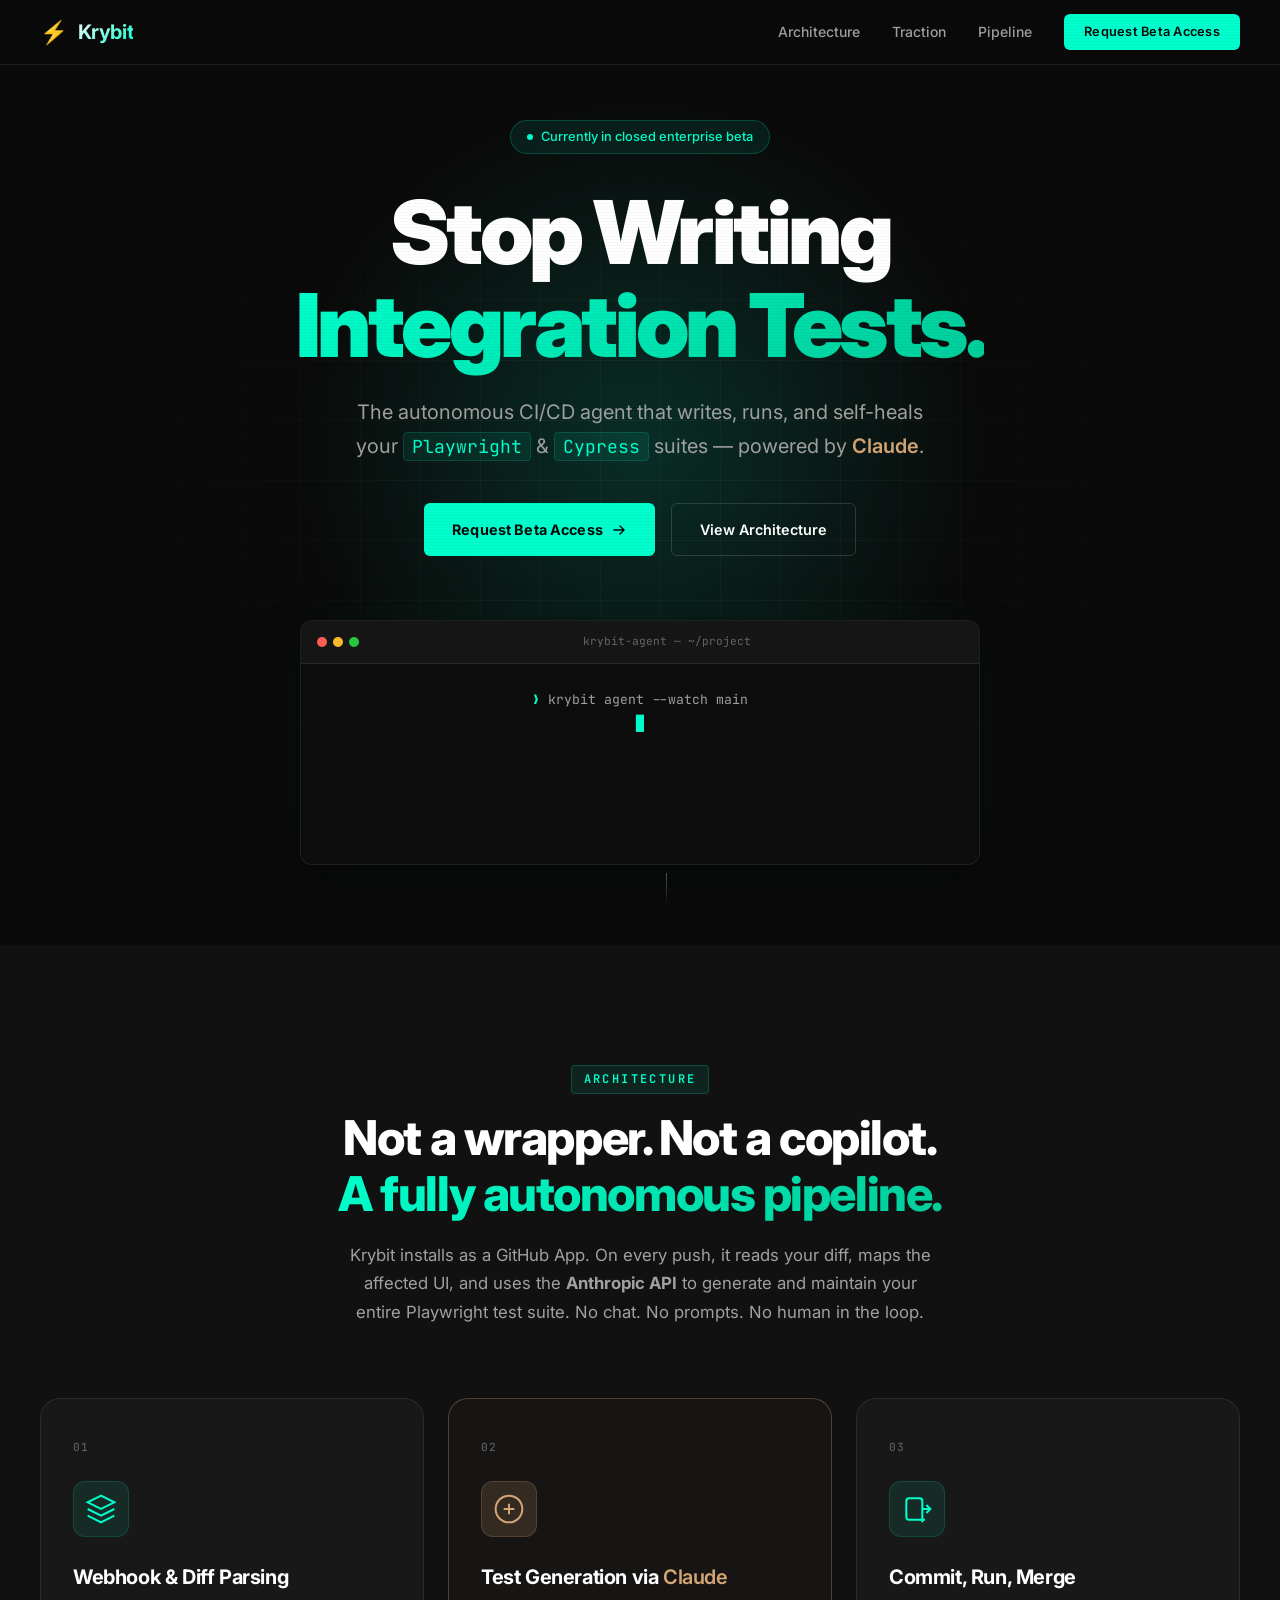
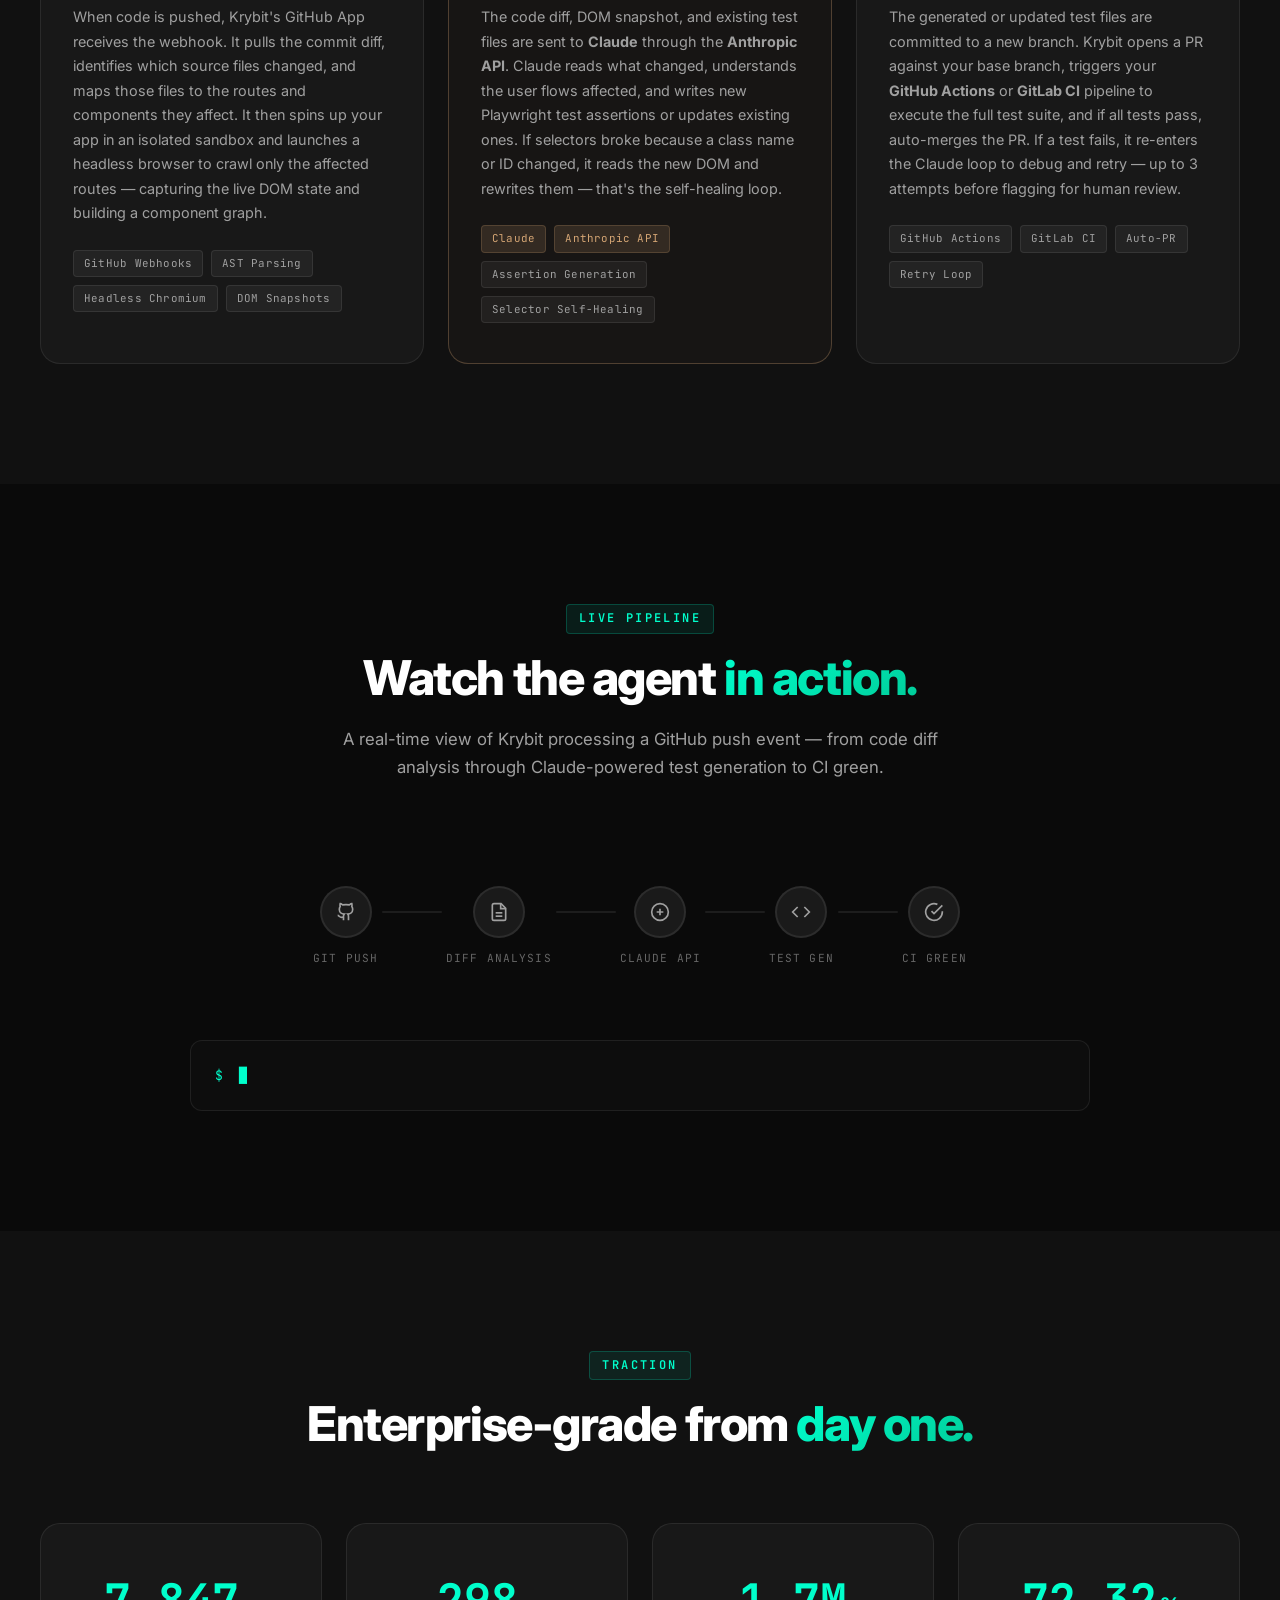
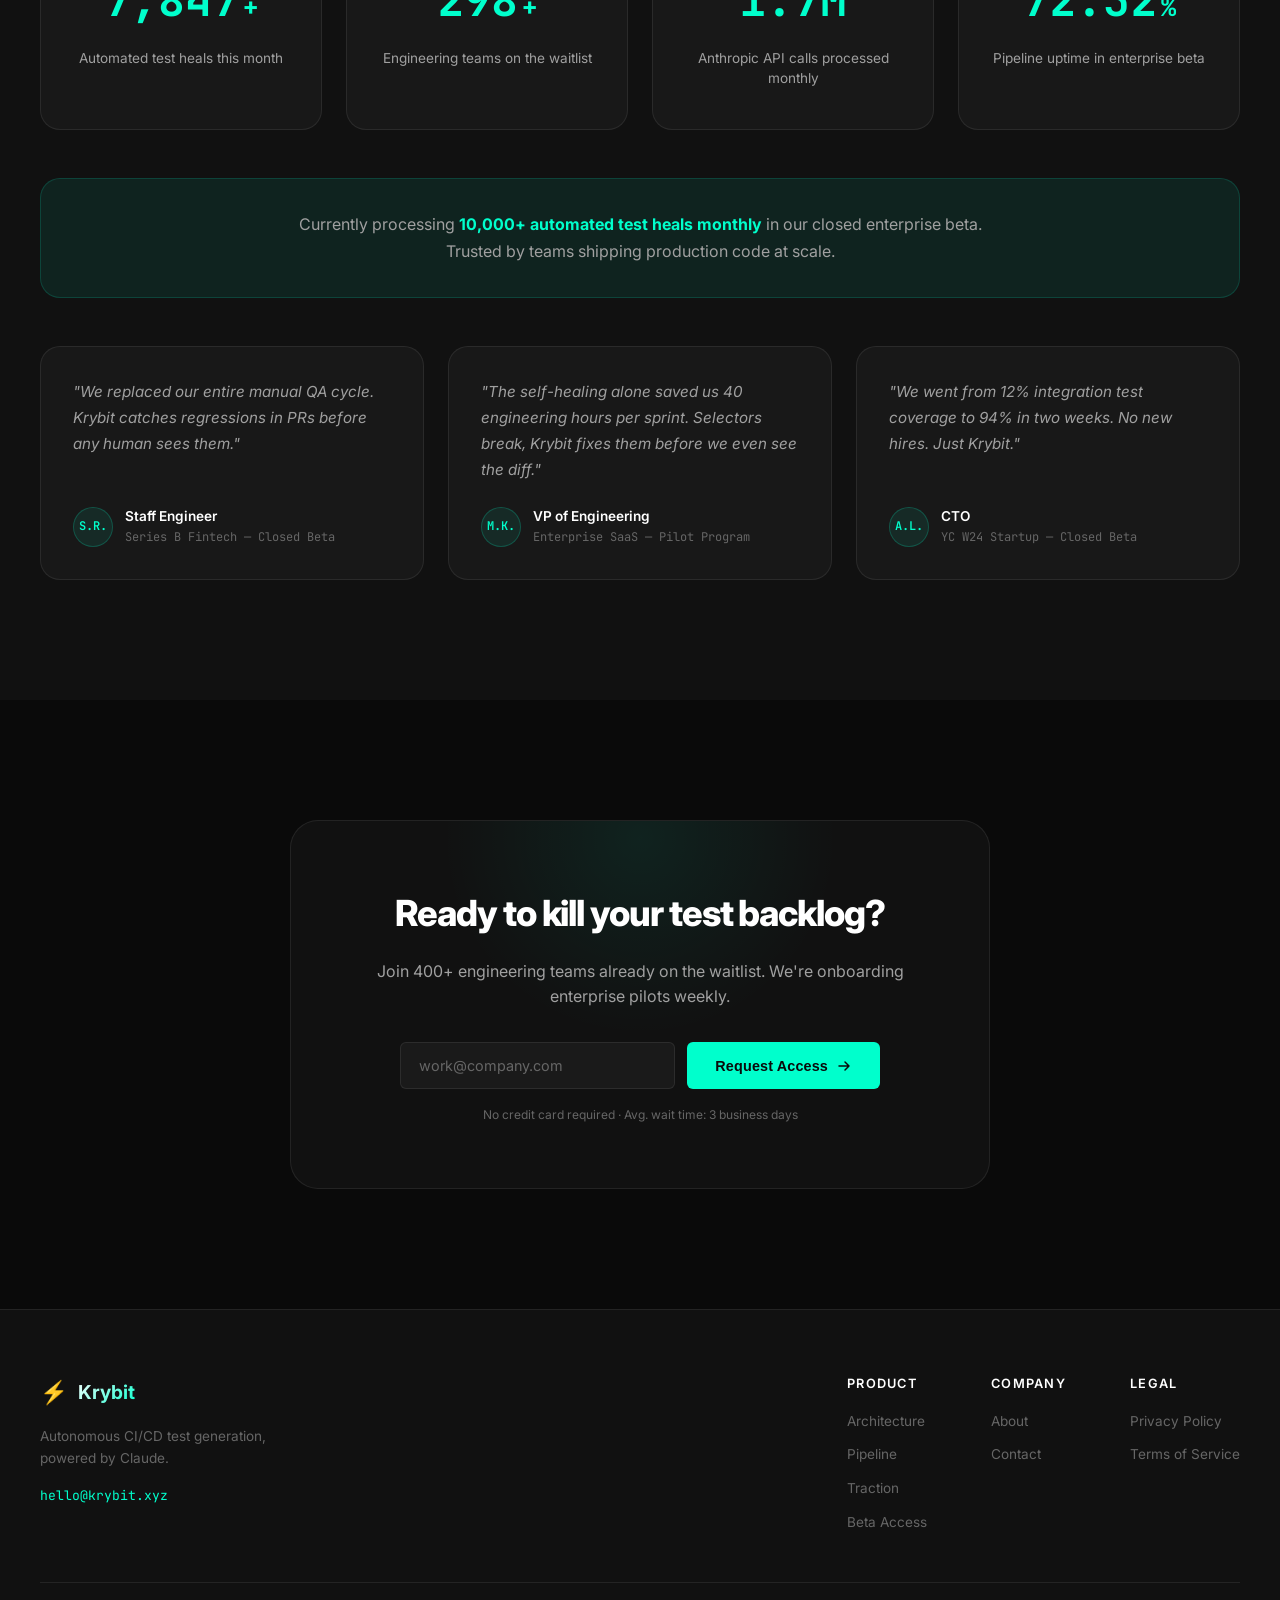
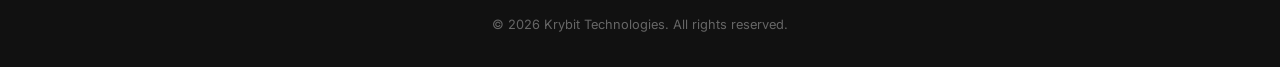
<file: index.html>
<!DOCTYPE html>
<html lang="en">
<head>
  <meta charset="UTF-8" />
  <meta name="viewport" content="width=device-width, initial-scale=1.0" />
  <title>Krybit — Autonomous CI/CD Test Agent Powered by Claude</title>
  <meta name="description" content="Krybit is the autonomous CI/CD agent that writes, runs, and self-heals your Playwright and Cypress integration test suites using Claude AI. Join 400+ engineering teams on the waitlist." />
  <meta name="keywords" content="CI/CD, integration testing, Playwright, Cypress, Claude AI, autonomous testing, self-healing tests, GitHub Actions" />
  <meta name="author" content="Krybit Technologies" />
  <meta property="og:title" content="Krybit — Stop Writing Integration Tests." />
  <meta property="og:description" content="The autonomous CI/CD agent that writes, runs, and self-heals your Playwright suites using Claude." />
  <meta property="og:type" content="website" />
  <meta property="og:url" content="https://krybit.xyz" />
  <link rel="preconnect" href="https://fonts.googleapis.com" />
  <link rel="preconnect" href="https://fonts.gstatic.com" crossorigin />
  <link href="https://fonts.googleapis.com/css2?family=Inter:wght@300;400;500;600;700;800;900&family=JetBrains+Mono:wght@400;500;600;700&display=swap" rel="stylesheet" />
  <link rel="stylesheet" href="styles.css" />
  <link rel="icon" href="data:image/svg+xml,<svg xmlns='http://www.w3.org/2000/svg' viewBox='0 0 100 100'><text y='.9em' font-size='90'>⚡</text></svg>" />
</head>
<body>
  <!-- Navigation -->
  <nav id="navbar" class="navbar">
    <div class="nav-container">
      <a href="#" class="nav-logo" id="nav-logo">
        <span class="logo-icon">⚡</span>
        <span class="logo-text">Krybit</span>
      </a>
      <div class="nav-links" id="nav-links">
        <a href="#how-it-works" class="nav-link">Architecture</a>
        <a href="#traction" class="nav-link">Traction</a>
        <a href="#pipeline" class="nav-link">Pipeline</a>
        <a href="#waitlist-section" class="nav-cta-btn" id="nav-cta">Request Beta Access</a>
      </div>
      <button class="nav-hamburger" id="nav-hamburger" aria-label="Toggle navigation">
        <span></span><span></span><span></span>
      </button>
    </div>
  </nav>

  <!-- Scanline overlay -->
  <div class="scanline-overlay"></div>

  <!-- ====== HERO SECTION ====== -->
  <section id="hero" class="hero-section">
    <div class="hero-grid-bg"></div>
    <div class="hero-glow"></div>
    <div class="hero-content">
      <div class="hero-badge">
        <span class="badge-dot"></span>
        <span>Currently in closed enterprise beta</span>
      </div>
      <h1 class="hero-headline">
        Stop Writing<br />
        <span class="hero-headline-accent">Integration Tests.</span>
      </h1>
      <p class="hero-subheadline">
        The autonomous CI/CD agent that writes, runs, and self-heals<br class="hide-mobile" />
        your <span class="mono-highlight">Playwright</span> &amp; <span class="mono-highlight">Cypress</span> suites — powered by <span class="claude-highlight">Claude</span>.
      </p>
      <div class="hero-cta-group">
        <a href="#waitlist-section" class="btn-primary" id="hero-cta">
          <span>Request Beta Access</span>
          <svg width="16" height="16" viewBox="0 0 16 16" fill="none"><path d="M3 8h10M9 4l4 4-4 4" stroke="currentColor" stroke-width="1.5" stroke-linecap="round" stroke-linejoin="round"/></svg>
        </a>
        <a href="#how-it-works" class="btn-secondary" id="hero-learn-more">
          <span>View Architecture</span>
        </a>
      </div>

      <!-- Terminal Window -->
      <div class="terminal-wrapper" id="terminal-wrapper">
        <div class="terminal-chrome">
          <div class="terminal-dots">
            <span class="dot dot-red"></span>
            <span class="dot dot-yellow"></span>
            <span class="dot dot-green"></span>
          </div>
          <span class="terminal-title">krybit-agent — ~/project</span>
        </div>
        <div class="terminal-body" id="terminal-body">
          <div class="terminal-line-group" id="terminal-lines">
            <!-- Lines injected by JS -->
          </div>
          <span class="terminal-cursor" id="terminal-cursor">█</span>
        </div>
      </div>
    </div>
    <div class="hero-scroll-indicator">
      <span>Scroll</span>
      <div class="scroll-line"></div>
    </div>
  </section>

  <!-- ====== HOW IT WORKS ====== -->
  <section id="how-it-works" class="section how-it-works-section">
    <div class="section-container">
      <div class="section-header">
        <span class="section-label">Architecture</span>
        <h2 class="section-title">
          Not a wrapper. Not a copilot.<br />
          <span class="accent-text">A fully autonomous pipeline.</span>
        </h2>
        <p class="section-desc">
          Krybit installs as a GitHub App. On every push, it reads your diff, maps the affected UI, 
          and uses the <strong>Anthropic API</strong> to generate and maintain your entire Playwright test suite. 
          No chat. No prompts. No human in the loop.
        </p>
      </div>

      <div class="pipeline-steps">
        <!-- Step 1 -->
        <div class="pipeline-card" id="step-webhook-trigger">
          <div class="pipeline-card-number">01</div>
          <div class="pipeline-card-icon">
            <svg width="32" height="32" viewBox="0 0 24 24" fill="none" stroke="currentColor" stroke-width="1.5"><path d="M12 2L2 7l10 5 10-5-10-5z"/><path d="M2 17l10 5 10-5"/><path d="M2 12l10 5 10-5"/></svg>
          </div>
          <h3 class="pipeline-card-title">Webhook &amp; Diff Parsing</h3>
          <p class="pipeline-card-desc">
            When code is pushed, Krybit's GitHub App receives the webhook. It pulls the commit diff, 
            identifies which source files changed, and maps those files to the routes and components they affect. 
            It then spins up your app in an isolated sandbox and launches a headless browser to 
            crawl only the affected routes — capturing the live DOM state and building a component graph.
          </p>
          <div class="pipeline-card-tags">
            <span class="tag">GitHub Webhooks</span>
            <span class="tag">AST Parsing</span>
            <span class="tag">Headless Chromium</span>
            <span class="tag">DOM Snapshots</span>
          </div>
        </div>

        <!-- Step 2 -->
        <div class="pipeline-card featured" id="step-logic-generation">
          <div class="pipeline-card-number">02</div>
          <div class="pipeline-card-icon claude-icon">
            <svg width="32" height="32" viewBox="0 0 24 24" fill="none" stroke="currentColor" stroke-width="1.5"><circle cx="12" cy="12" r="10"/><path d="M8 12h8M12 8v8"/></svg>
          </div>
          <h3 class="pipeline-card-title">Test Generation via <span class="claude-highlight">Claude</span></h3>
          <p class="pipeline-card-desc">
            The code diff, DOM snapshot, and existing test files are sent to <strong>Claude</strong> through 
            the <strong>Anthropic API</strong>. Claude reads what changed, understands the user flows affected, 
            and writes new Playwright test assertions or updates existing ones. If selectors broke because 
            a class name or ID changed, it reads the new DOM and rewrites them — that's the self-healing loop.
          </p>
          <div class="pipeline-card-tags">
            <span class="tag claude-tag">Claude</span>
            <span class="tag claude-tag">Anthropic API</span>
            <span class="tag">Assertion Generation</span>
            <span class="tag">Selector Self-Healing</span>
          </div>
        </div>

        <!-- Step 3 -->
        <div class="pipeline-card" id="step-cicd-integration">
          <div class="pipeline-card-number">03</div>
          <div class="pipeline-card-icon">
            <svg width="32" height="32" viewBox="0 0 24 24" fill="none" stroke="currentColor" stroke-width="1.5"><path d="M16 22V6a2 2 0 0 0-2-2H6a2 2 0 0 0-2 2v12a2 2 0 0 0 2 2h12"/><path d="M22 12h-6"/><path d="M19 9l3 3-3 3"/></svg>
          </div>
          <h3 class="pipeline-card-title">Commit, Run, Merge</h3>
          <p class="pipeline-card-desc">
            The generated or updated test files are committed to a new branch. Krybit opens a PR 
            against your base branch, triggers your <strong>GitHub Actions</strong> or <strong>GitLab CI</strong> 
            pipeline to execute the full test suite, and if all tests pass, auto-merges the PR. 
            If a test fails, it re-enters the Claude loop to debug and retry — up to 3 attempts before flagging for human review.
          </p>
          <div class="pipeline-card-tags">
            <span class="tag">GitHub Actions</span>
            <span class="tag">GitLab CI</span>
            <span class="tag">Auto-PR</span>
            <span class="tag">Retry Loop</span>
          </div>
        </div>
      </div>
    </div>
  </section>

  <!-- ====== PIPELINE VISUALIZATION ====== -->
  <section id="pipeline" class="section pipeline-viz-section">
    <div class="section-container">
      <div class="section-header">
        <span class="section-label">Live Pipeline</span>
        <h2 class="section-title">
          Watch the agent <span class="accent-text">in action.</span>
        </h2>
        <p class="section-desc">
          A real-time view of Krybit processing a GitHub push event — from code diff analysis through 
          Claude-powered test generation to CI green.
        </p>
      </div>

      <div class="pipeline-viz" id="pipeline-viz">
        <div class="pipeline-viz-track">
          <div class="pipeline-node" data-step="0">
            <div class="node-icon">
              <svg width="20" height="20" viewBox="0 0 24 24" fill="none" stroke="currentColor" stroke-width="2"><path d="M15 22v-4a4.8 4.8 0 0 0-1-3.5c3 0 6-2 6-5.5.08-1.25-.27-2.48-1-3.5.28-1.15.28-2.35 0-3.5 0 0-1 0-3 1.5-2.64-.5-5.36-.5-8 0C6 2 5 2 5 2c-.3 1.15-.3 2.35 0 3.5A5.403 5.403 0 0 0 4 9c0 3.5 3 5.5 6 5.5-.39.49-.68 1.05-.85 1.65S8.93 17.38 9 18v4"/><path d="M9 18c-4.51 2-5-2-7-2"/></svg>
            </div>
            <span class="node-label">git push</span>
          </div>
          <div class="pipeline-connector"><div class="connector-line"></div></div>
          <div class="pipeline-node" data-step="1">
            <div class="node-icon">
              <svg width="20" height="20" viewBox="0 0 24 24" fill="none" stroke="currentColor" stroke-width="2"><path d="M14.5 2H6a2 2 0 0 0-2 2v16a2 2 0 0 0 2 2h12a2 2 0 0 0 2-2V7.5L14.5 2z"/><polyline points="14,2 14,8 20,8"/><line x1="16" y1="13" x2="8" y2="13"/><line x1="16" y1="17" x2="8" y2="17"/></svg>
            </div>
            <span class="node-label">Diff Analysis</span>
          </div>
          <div class="pipeline-connector"><div class="connector-line"></div></div>
          <div class="pipeline-node claude-node" data-step="2">
            <div class="node-icon">
              <svg width="20" height="20" viewBox="0 0 24 24" fill="none" stroke="currentColor" stroke-width="2"><circle cx="12" cy="12" r="10"/><path d="M8 12h8M12 8v8"/></svg>
            </div>
            <span class="node-label">Claude API</span>
          </div>
          <div class="pipeline-connector"><div class="connector-line"></div></div>
          <div class="pipeline-node" data-step="3">
            <div class="node-icon">
              <svg width="20" height="20" viewBox="0 0 24 24" fill="none" stroke="currentColor" stroke-width="2"><polyline points="16,18 22,12 16,6"/><polyline points="8,6 2,12 8,18"/></svg>
            </div>
            <span class="node-label">Test Gen</span>
          </div>
          <div class="pipeline-connector"><div class="connector-line"></div></div>
          <div class="pipeline-node" data-step="4">
            <div class="node-icon">
              <svg width="20" height="20" viewBox="0 0 24 24" fill="none" stroke="currentColor" stroke-width="2"><path d="M22 11.08V12a10 10 0 1 1-5.93-9.14"/><polyline points="22,4 12,14.01 9,11.01"/></svg>
            </div>
            <span class="node-label">CI Green</span>
          </div>
        </div>
        <div class="pipeline-viz-detail" id="pipeline-viz-detail">
          <div class="detail-code" id="detail-code">
            <span class="detail-prompt">$</span> <span id="detail-text"></span><span class="detail-cursor">█</span>
          </div>
        </div>
      </div>
    </div>
  </section>

  <!-- ====== TRACTION SECTION ====== -->
  <section id="traction" class="section traction-section">
    <div class="section-container">
      <div class="section-header">
        <span class="section-label">Traction</span>
        <h2 class="section-title">
          Enterprise-grade from <span class="accent-text">day one.</span>
        </h2>
      </div>

      <div class="stats-grid">
        <div class="stat-card" id="stat-heals">
          <div class="stat-number" data-target="10847">0</div>
          <div class="stat-suffix">+</div>
          <div class="stat-label">Automated test heals this month</div>
        </div>
        <div class="stat-card" id="stat-teams">
          <div class="stat-number" data-target="412">0</div>
          <div class="stat-suffix">+</div>
          <div class="stat-label">Engineering teams on the waitlist</div>
        </div>
        <div class="stat-card" id="stat-api">
          <div class="stat-number" data-target="2400000">0</div>
          <div class="stat-suffix"></div>
          <div class="stat-label">Anthropic API calls processed monthly</div>
        </div>
        <div class="stat-card" id="stat-uptime">
          <div class="stat-number" data-target="99.97">0</div>
          <div class="stat-suffix">%</div>
          <div class="stat-label">Pipeline uptime in enterprise beta</div>
        </div>
      </div>

      <div class="trusted-banner" id="trusted-banner">
        <p class="trusted-text">
          Currently processing <strong>10,000+ automated test heals monthly</strong> in our closed enterprise beta.
          <br />Trusted by teams shipping production code at scale.
        </p>
      </div>

      <div class="testimonials-grid">
        <div class="testimonial-card" id="testimonial-1">
          <div class="testimonial-quote">"We replaced our entire manual QA cycle. Krybit catches regressions in PRs before any human sees them."</div>
          <div class="testimonial-author">
            <div class="testimonial-avatar">S.R.</div>
            <div>
              <div class="testimonial-name">Staff Engineer</div>
              <div class="testimonial-company">Series B Fintech — Closed Beta</div>
            </div>
          </div>
        </div>
        <div class="testimonial-card" id="testimonial-2">
          <div class="testimonial-quote">"The self-healing alone saved us 40 engineering hours per sprint. Selectors break, Krybit fixes them before we even see the diff."</div>
          <div class="testimonial-author">
            <div class="testimonial-avatar">M.K.</div>
            <div>
              <div class="testimonial-name">VP of Engineering</div>
              <div class="testimonial-company">Enterprise SaaS — Pilot Program</div>
            </div>
          </div>
        </div>
        <div class="testimonial-card" id="testimonial-3">
          <div class="testimonial-quote">"We went from 12% integration test coverage to 94% in two weeks. No new hires. Just Krybit."</div>
          <div class="testimonial-author">
            <div class="testimonial-avatar">A.L.</div>
            <div>
              <div class="testimonial-name">CTO</div>
              <div class="testimonial-company">YC W24 Startup — Closed Beta</div>
            </div>
          </div>
        </div>
      </div>
    </div>
  </section>

  <!-- ====== WAITLIST / CTA SECTION ====== -->
  <section id="waitlist-section" class="section waitlist-section">
    <div class="section-container">
      <div class="waitlist-card" id="waitlist-card">
        <div class="waitlist-glow"></div>
        <!-- Default form state -->
        <div id="waitlist-default">
          <h2 class="waitlist-title">Ready to kill your test backlog?</h2>
          <p class="waitlist-desc">
            Join 400+ engineering teams already on the waitlist. We're onboarding enterprise pilots weekly.
          </p>
          <form class="waitlist-form" id="waitlist-form">
            <div class="input-group">
              <input type="email" placeholder="work@company.com" class="waitlist-input" id="waitlist-email" required autocomplete="email" />
              <button type="submit" class="btn-primary waitlist-btn" id="waitlist-submit">
                <span>Request Access</span>
                <svg width="16" height="16" viewBox="0 0 16 16" fill="none"><path d="M3 8h10M9 4l4 4-4 4" stroke="currentColor" stroke-width="1.5" stroke-linecap="round" stroke-linejoin="round"/></svg>
              </button>
            </div>
            <p class="waitlist-note">No credit card required · Avg. wait time: 3 business days</p>
          </form>
        </div>
        <!-- Success state -->
        <div id="waitlist-success" class="waitlist-success" style="display: none;">
          <div class="success-icon">
            <svg width="48" height="48" viewBox="0 0 24 24" fill="none" stroke="currentColor" stroke-width="2"><path d="M22 11.08V12a10 10 0 1 1-5.93-9.14"/><polyline points="22,4 12,14.01 9,11.01"/></svg>
          </div>
          <h2 class="waitlist-title">You're on the list.</h2>
          <p class="waitlist-desc" id="success-email-text">We'll reach out to <strong id="success-email"></strong> when your slot opens.</p>
          <p class="waitlist-note">Avg. wait time: 3 business days · Check your inbox for a confirmation</p>
        </div>
      </div>
    </div>
  </section>

  <!-- ====== FOOTER ====== -->
  <footer id="footer" class="footer">
    <div class="footer-container">
      <div class="footer-top">
        <div class="footer-brand">
          <a href="#" class="footer-logo">
            <span class="logo-icon">⚡</span>
            <span class="logo-text">Krybit</span>
          </a>
          <p class="footer-tagline">Autonomous CI/CD test generation,<br />powered by Claude.</p>
          <p class="footer-email"><a href="mailto:hello@krybit.xyz">hello@krybit.xyz</a></p>
        </div>
        <div class="footer-links-group">
          <div class="footer-col">
            <h4>Product</h4>
            <a href="#how-it-works">Architecture</a>
            <a href="#pipeline">Pipeline</a>
            <a href="#traction">Traction</a>
            <a href="#waitlist-section">Beta Access</a>
          </div>
          <div class="footer-col">
            <h4>Company</h4>
            <a href="about.html">About</a>
            <a href="mailto:hello@krybit.xyz">Contact</a>
          </div>
          <div class="footer-col">
            <h4>Legal</h4>
            <a href="privacy.html" id="privacy-link">Privacy Policy</a>
            <a href="terms.html" id="terms-link">Terms of Service</a>
          </div>
        </div>
      </div>
      <div class="footer-bottom">
        <p>&copy; 2026 Krybit Technologies. All rights reserved.</p>
      </div>
    </div>
  </footer>

  <script src="main.js"></script>
</body>
</html>
</file>
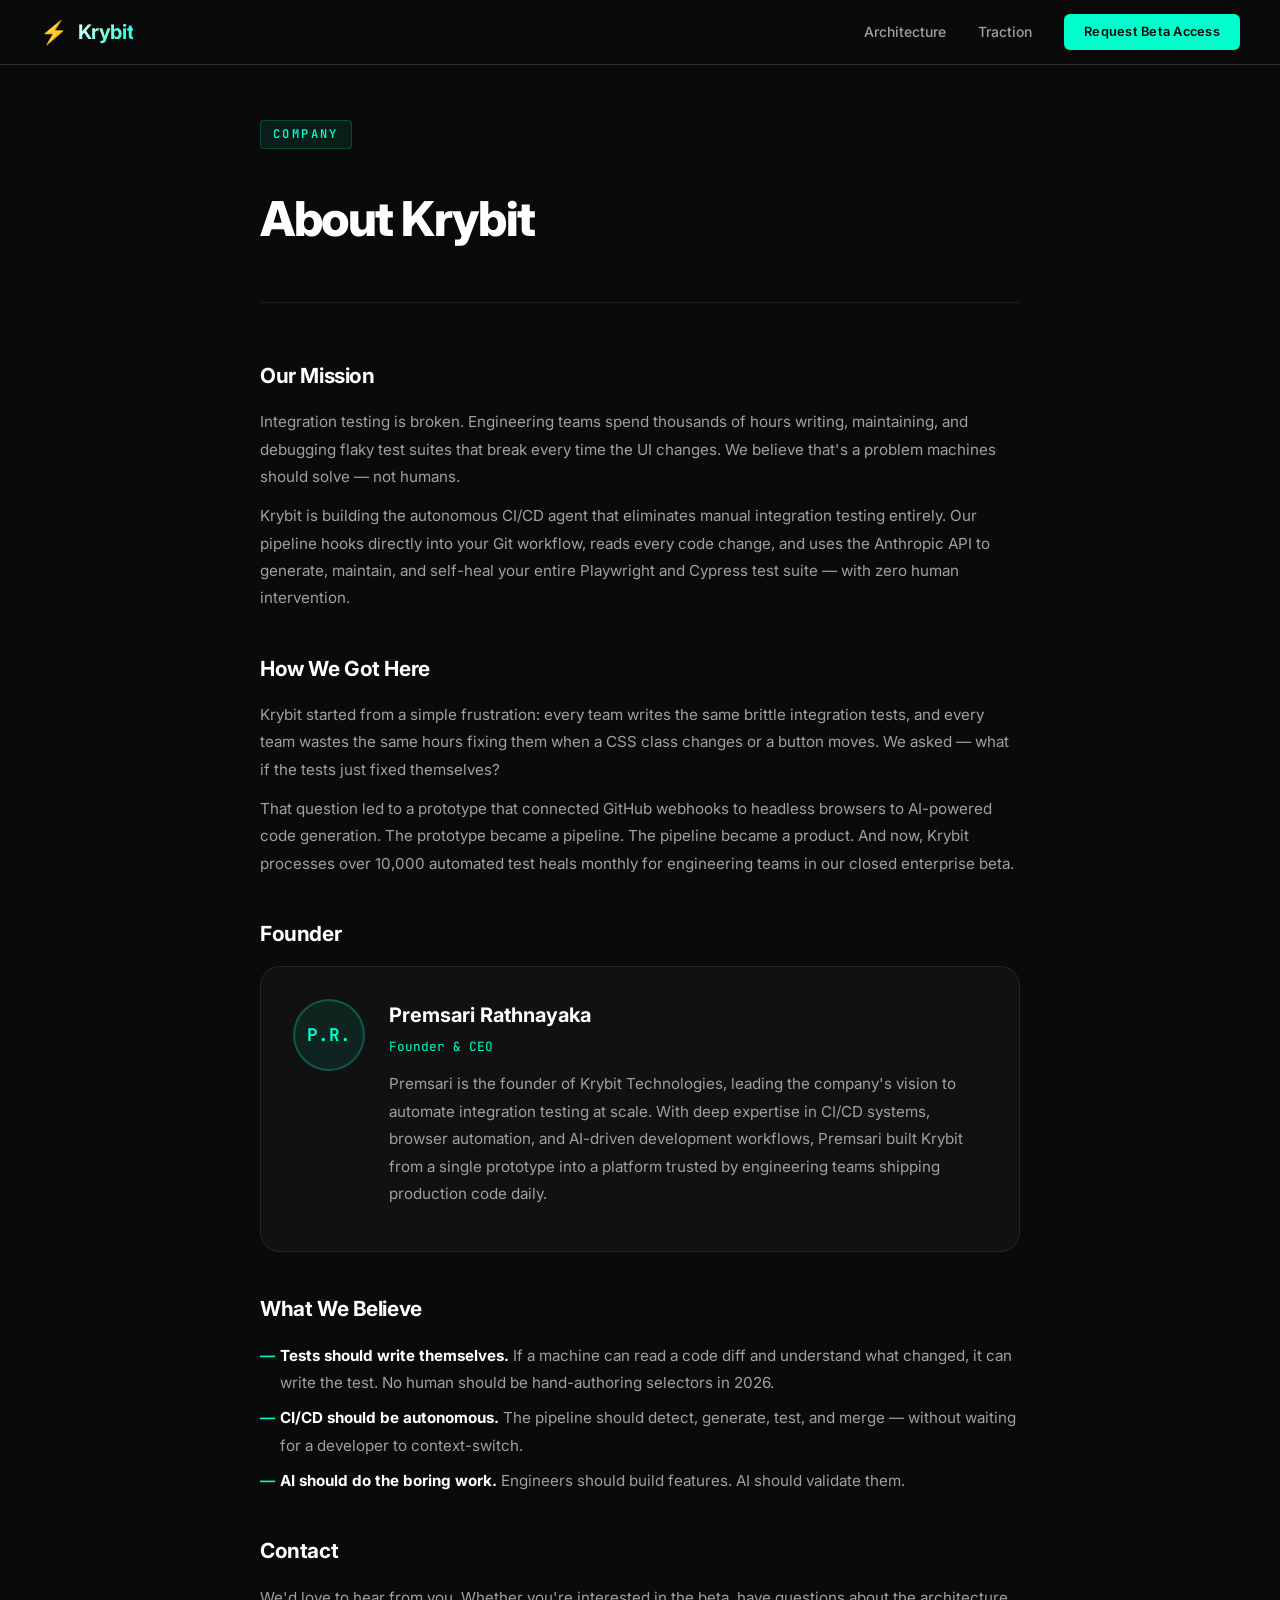
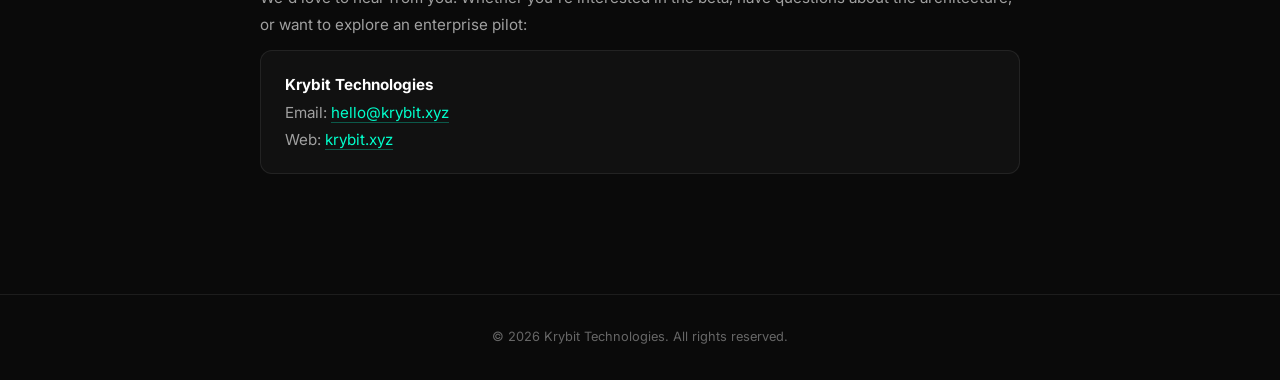
<file: about.html>
<!DOCTYPE html>
<html lang="en">

<head>
  <meta charset="UTF-8" />
  <meta name="viewport" content="width=device-width, initial-scale=1.0" />
  <title>About — Krybit Technologies</title>
  <meta name="description"
    content="About Krybit Technologies — founded by Premsari Rathnayaka. Building the autonomous CI/CD test agent powered by Claude." />
  <link rel="preconnect" href="https://fonts.googleapis.com" />
  <link rel="preconnect" href="https://fonts.gstatic.com" crossorigin />
  <link
    href="https://fonts.googleapis.com/css2?family=Inter:wght@300;400;500;600;700;800;900&family=JetBrains+Mono:wght@400;500;600;700&display=swap"
    rel="stylesheet" />
  <link rel="stylesheet" href="styles.css" />
  <link rel="stylesheet" href="legal.css" />
  <link rel="icon"
    href="data:image/svg+xml,<svg xmlns='http://www.w3.org/2000/svg' viewBox='0 0 100 100'><text y='.9em' font-size='90'>⚡</text></svg>" />
</head>

<body>
  <nav id="navbar" class="navbar scrolled">
    <div class="nav-container">
      <a href="index.html" class="nav-logo" id="nav-logo">
        <span class="logo-icon">⚡</span>
        <span class="logo-text">Krybit</span>
      </a>
      <div class="nav-links" id="nav-links">
        <a href="index.html#how-it-works" class="nav-link">Architecture</a>
        <a href="index.html#traction" class="nav-link">Traction</a>
        <a href="index.html#waitlist-section" class="nav-cta-btn" id="nav-cta">Request Beta Access</a>
      </div>
    </div>
  </nav>

  <main class="legal-page about-page">
    <div class="legal-container">
      <div class="legal-header">
        <span class="section-label">Company</span>
        <h1>About Krybit</h1>
      </div>

      <div class="legal-content">
        <section>
          <h2>Our Mission</h2>
          <p>Integration testing is broken. Engineering teams spend thousands of hours writing, maintaining, and
            debugging flaky test suites that break every time the UI changes. We believe that's a problem machines
            should solve — not humans.</p>
          <p>Krybit is building the autonomous CI/CD agent that eliminates manual integration testing entirely. Our
            pipeline hooks directly into your Git workflow, reads every code change, and uses the Anthropic API to
            generate, maintain, and self-heal your entire Playwright and Cypress test suite — with zero human
            intervention.</p>
        </section>

        <section>
          <h2>How We Got Here</h2>
          <p>Krybit started from a simple frustration: every team writes the same brittle integration tests, and every
            team wastes the same hours fixing them when a CSS class changes or a button moves. We asked — what if the
            tests just fixed themselves?</p>
          <p>That question led to a prototype that connected GitHub webhooks to headless browsers to AI-powered code
            generation. The prototype became a pipeline. The pipeline became a product. And now, Krybit processes over
            10,000 automated test heals monthly for engineering teams in our closed enterprise beta.</p>
        </section>

        <section class="founder-section">
          <h2>Founder</h2>
          <div class="founder-card">
            <div class="founder-avatar">P.R.</div>
            <div class="founder-info">
              <h3>Premsari Rathnayaka</h3>
              <p class="founder-title">Founder & CEO</p>
              <p class="founder-bio">Premsari is the founder of Krybit Technologies, leading the company's vision to
                automate integration testing at scale. With deep expertise in CI/CD systems, browser automation, and
                AI-driven development workflows, Premsari built Krybit from a single prototype into a platform trusted
                by engineering teams shipping production code daily.</p>
            </div>
          </div>
        </section>

        <section>
          <h2>What We Believe</h2>
          <ul>
            <li><strong>Tests should write themselves.</strong> If a machine can read a code diff and understand what
              changed, it can write the test. No human should be hand-authoring selectors in 2026.</li>
            <li><strong>CI/CD should be autonomous.</strong> The pipeline should detect, generate, test, and merge —
              without waiting for a developer to context-switch.</li>
            <li><strong>AI should do the boring work.</strong> Engineers should build features. AI should validate them.
            </li>
          </ul>
        </section>

        <section>
          <h2>Contact</h2>
          <p>We'd love to hear from you. Whether you're interested in the beta, have questions about the architecture,
            or want to explore an enterprise pilot:</p>
          <p class="contact-info">
            <strong>Krybit Technologies</strong><br />
            Email: <a href="mailto:hello@krybit.xyz">hello@krybit.xyz</a><br />
            Web: <a href="https://krybit.xyz">krybit.xyz</a>
          </p>
        </section>
      </div>
    </div>
  </main>

  <footer class="legal-footer">
    <p>&copy; 2026 Krybit Technologies. All rights reserved.</p>
  </footer>
</body>

</html>
</file>
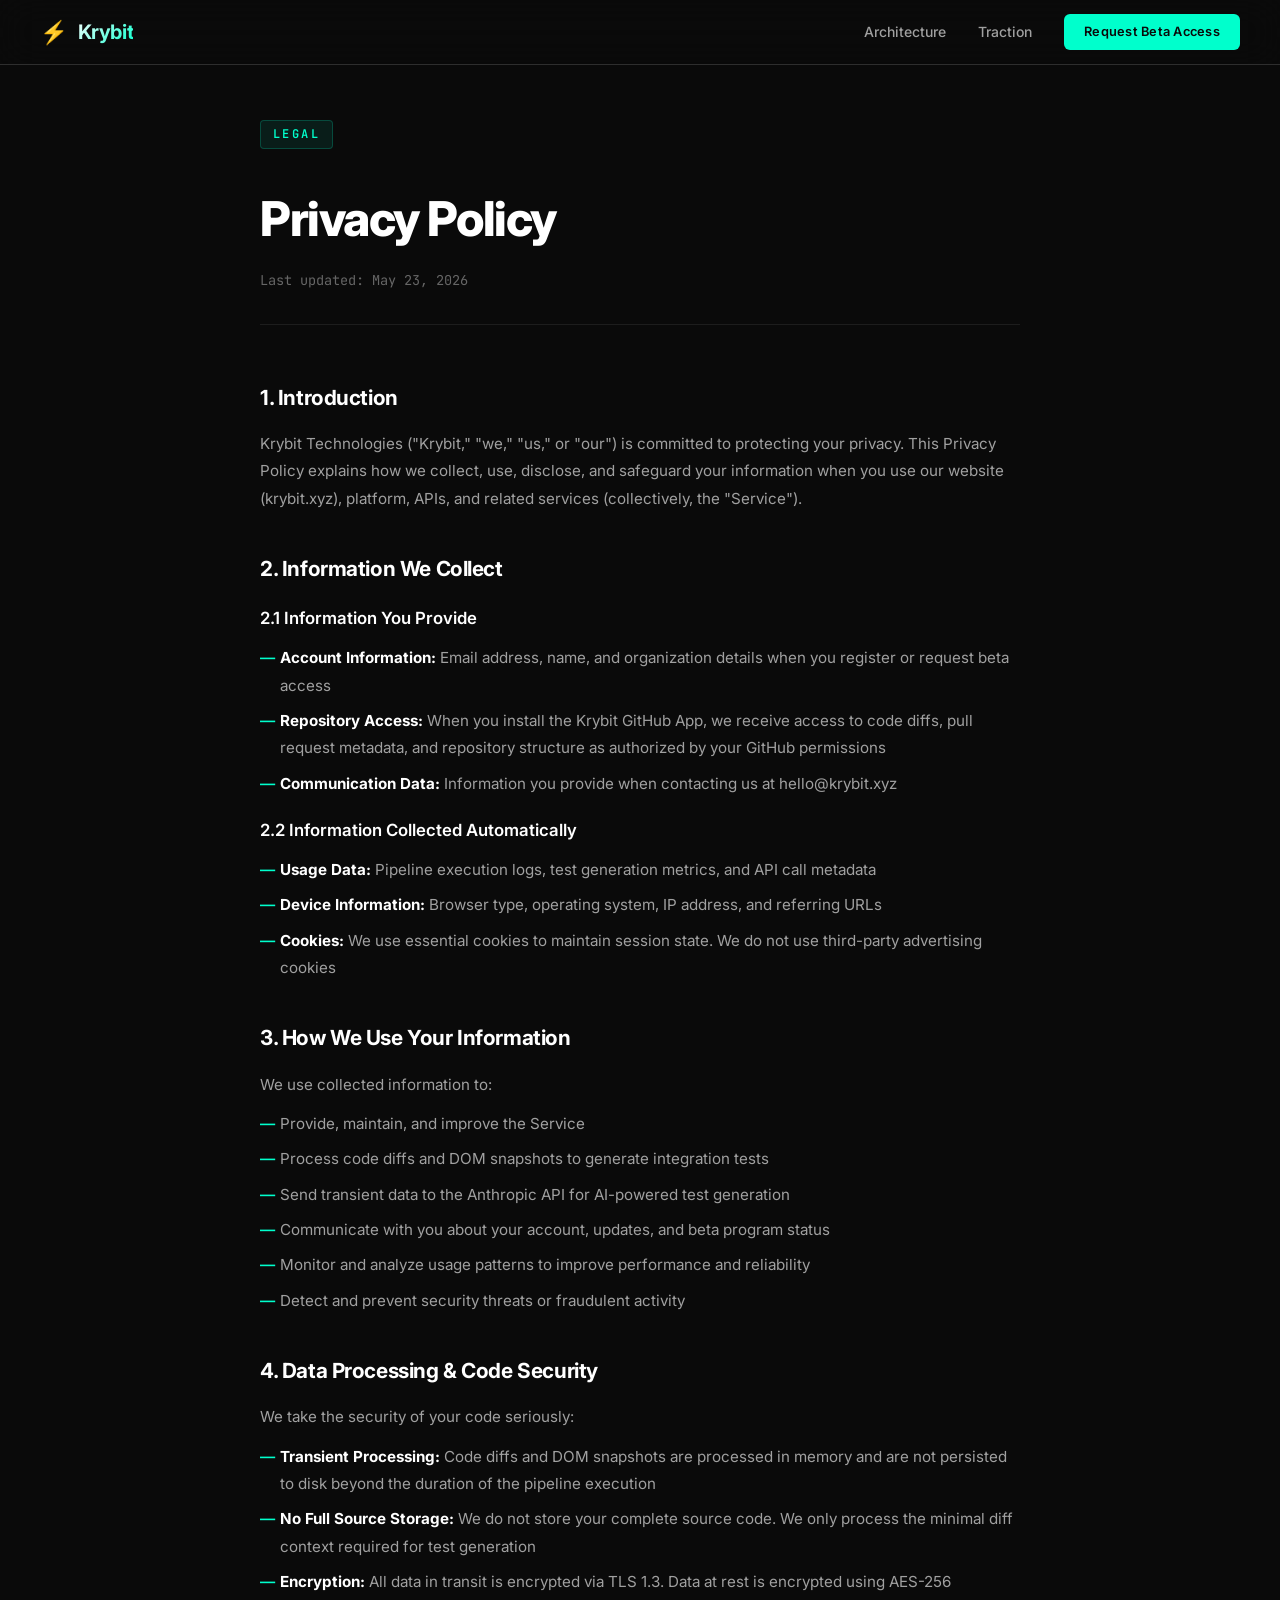
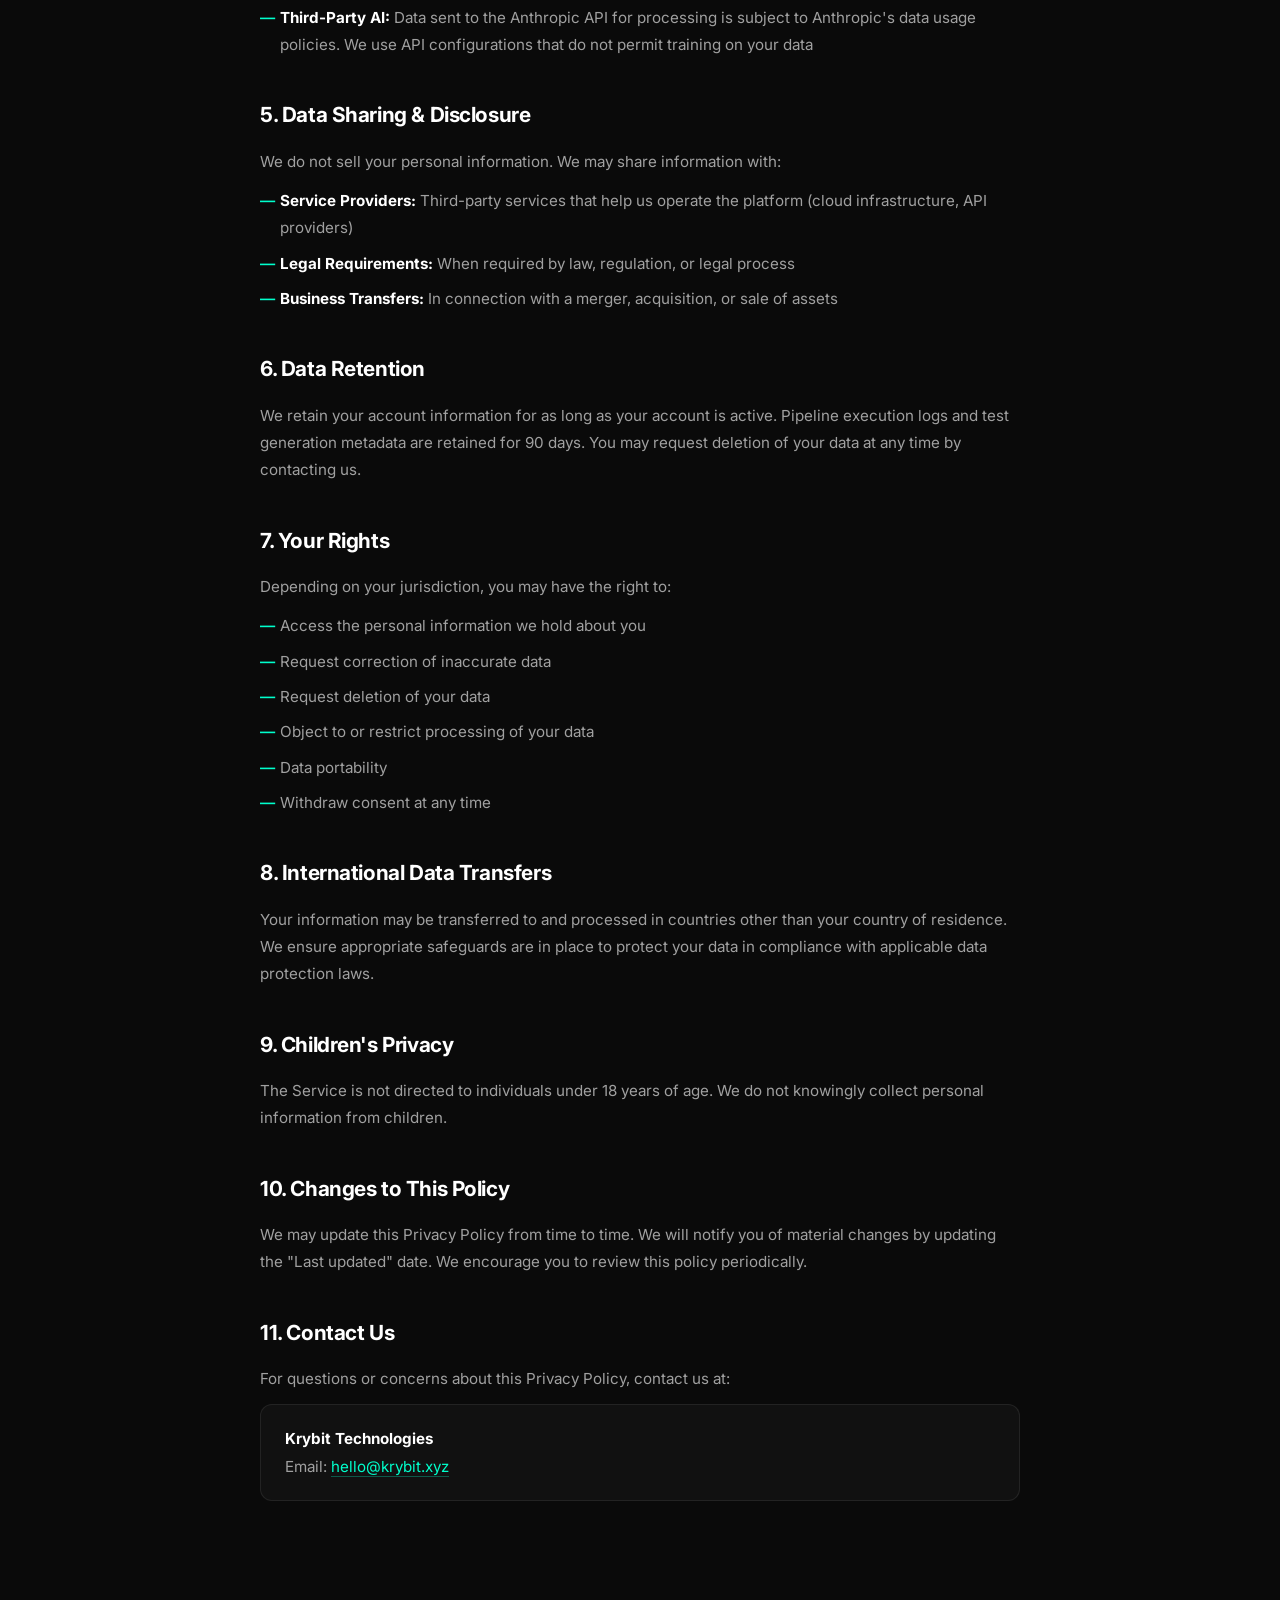
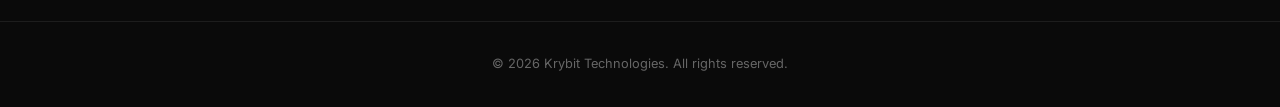
<file: privacy.html>
<!DOCTYPE html>
<html lang="en">
<head>
  <meta charset="UTF-8" />
  <meta name="viewport" content="width=device-width, initial-scale=1.0" />
  <title>Privacy Policy — Krybit Technologies</title>
  <meta name="description" content="Privacy Policy for Krybit Technologies and the Krybit autonomous CI/CD test agent platform." />
  <link rel="preconnect" href="https://fonts.googleapis.com" />
  <link rel="preconnect" href="https://fonts.gstatic.com" crossorigin />
  <link href="https://fonts.googleapis.com/css2?family=Inter:wght@300;400;500;600;700;800;900&family=JetBrains+Mono:wght@400;500;600;700&display=swap" rel="stylesheet" />
  <link rel="stylesheet" href="styles.css" />
  <link rel="stylesheet" href="legal.css" />
  <link rel="icon" href="data:image/svg+xml,<svg xmlns='http://www.w3.org/2000/svg' viewBox='0 0 100 100'><text y='.9em' font-size='90'>⚡</text></svg>" />
</head>
<body>
  <nav id="navbar" class="navbar scrolled">
    <div class="nav-container">
      <a href="index.html" class="nav-logo" id="nav-logo">
        <span class="logo-icon">⚡</span>
        <span class="logo-text">Krybit</span>
      </a>
      <div class="nav-links" id="nav-links">
        <a href="index.html#how-it-works" class="nav-link">Architecture</a>
        <a href="index.html#traction" class="nav-link">Traction</a>
        <a href="index.html#waitlist-section" class="nav-cta-btn" id="nav-cta">Request Beta Access</a>
      </div>
    </div>
  </nav>

  <main class="legal-page">
    <div class="legal-container">
      <div class="legal-header">
        <span class="section-label">Legal</span>
        <h1>Privacy Policy</h1>
        <p class="legal-updated">Last updated: May 23, 2026</p>
      </div>

      <div class="legal-content">
        <section>
          <h2>1. Introduction</h2>
          <p>Krybit Technologies ("Krybit," "we," "us," or "our") is committed to protecting your privacy. This Privacy Policy explains how we collect, use, disclose, and safeguard your information when you use our website (krybit.xyz), platform, APIs, and related services (collectively, the "Service").</p>
        </section>

        <section>
          <h2>2. Information We Collect</h2>
          <h3>2.1 Information You Provide</h3>
          <ul>
            <li><strong>Account Information:</strong> Email address, name, and organization details when you register or request beta access</li>
            <li><strong>Repository Access:</strong> When you install the Krybit GitHub App, we receive access to code diffs, pull request metadata, and repository structure as authorized by your GitHub permissions</li>
            <li><strong>Communication Data:</strong> Information you provide when contacting us at hello@krybit.xyz</li>
          </ul>

          <h3>2.2 Information Collected Automatically</h3>
          <ul>
            <li><strong>Usage Data:</strong> Pipeline execution logs, test generation metrics, and API call metadata</li>
            <li><strong>Device Information:</strong> Browser type, operating system, IP address, and referring URLs</li>
            <li><strong>Cookies:</strong> We use essential cookies to maintain session state. We do not use third-party advertising cookies</li>
          </ul>
        </section>

        <section>
          <h2>3. How We Use Your Information</h2>
          <p>We use collected information to:</p>
          <ul>
            <li>Provide, maintain, and improve the Service</li>
            <li>Process code diffs and DOM snapshots to generate integration tests</li>
            <li>Send transient data to the Anthropic API for AI-powered test generation</li>
            <li>Communicate with you about your account, updates, and beta program status</li>
            <li>Monitor and analyze usage patterns to improve performance and reliability</li>
            <li>Detect and prevent security threats or fraudulent activity</li>
          </ul>
        </section>

        <section>
          <h2>4. Data Processing & Code Security</h2>
          <p>We take the security of your code seriously:</p>
          <ul>
            <li><strong>Transient Processing:</strong> Code diffs and DOM snapshots are processed in memory and are not persisted to disk beyond the duration of the pipeline execution</li>
            <li><strong>No Full Source Storage:</strong> We do not store your complete source code. We only process the minimal diff context required for test generation</li>
            <li><strong>Encryption:</strong> All data in transit is encrypted via TLS 1.3. Data at rest is encrypted using AES-256</li>
            <li><strong>Third-Party AI:</strong> Data sent to the Anthropic API for processing is subject to Anthropic's data usage policies. We use API configurations that do not permit training on your data</li>
          </ul>
        </section>

        <section>
          <h2>5. Data Sharing & Disclosure</h2>
          <p>We do not sell your personal information. We may share information with:</p>
          <ul>
            <li><strong>Service Providers:</strong> Third-party services that help us operate the platform (cloud infrastructure, API providers)</li>
            <li><strong>Legal Requirements:</strong> When required by law, regulation, or legal process</li>
            <li><strong>Business Transfers:</strong> In connection with a merger, acquisition, or sale of assets</li>
          </ul>
        </section>

        <section>
          <h2>6. Data Retention</h2>
          <p>We retain your account information for as long as your account is active. Pipeline execution logs and test generation metadata are retained for 90 days. You may request deletion of your data at any time by contacting us.</p>
        </section>

        <section>
          <h2>7. Your Rights</h2>
          <p>Depending on your jurisdiction, you may have the right to:</p>
          <ul>
            <li>Access the personal information we hold about you</li>
            <li>Request correction of inaccurate data</li>
            <li>Request deletion of your data</li>
            <li>Object to or restrict processing of your data</li>
            <li>Data portability</li>
            <li>Withdraw consent at any time</li>
          </ul>
        </section>

        <section>
          <h2>8. International Data Transfers</h2>
          <p>Your information may be transferred to and processed in countries other than your country of residence. We ensure appropriate safeguards are in place to protect your data in compliance with applicable data protection laws.</p>
        </section>

        <section>
          <h2>9. Children's Privacy</h2>
          <p>The Service is not directed to individuals under 18 years of age. We do not knowingly collect personal information from children.</p>
        </section>

        <section>
          <h2>10. Changes to This Policy</h2>
          <p>We may update this Privacy Policy from time to time. We will notify you of material changes by updating the "Last updated" date. We encourage you to review this policy periodically.</p>
        </section>

        <section>
          <h2>11. Contact Us</h2>
          <p>For questions or concerns about this Privacy Policy, contact us at:</p>
          <p class="contact-info">
            <strong>Krybit Technologies</strong><br />
            Email: <a href="mailto:hello@krybit.xyz">hello@krybit.xyz</a>
          </p>
        </section>
      </div>
    </div>
  </main>

  <footer class="legal-footer">
    <p>&copy; 2026 Krybit Technologies. All rights reserved.</p>
  </footer>
</body>
</html>
</file>
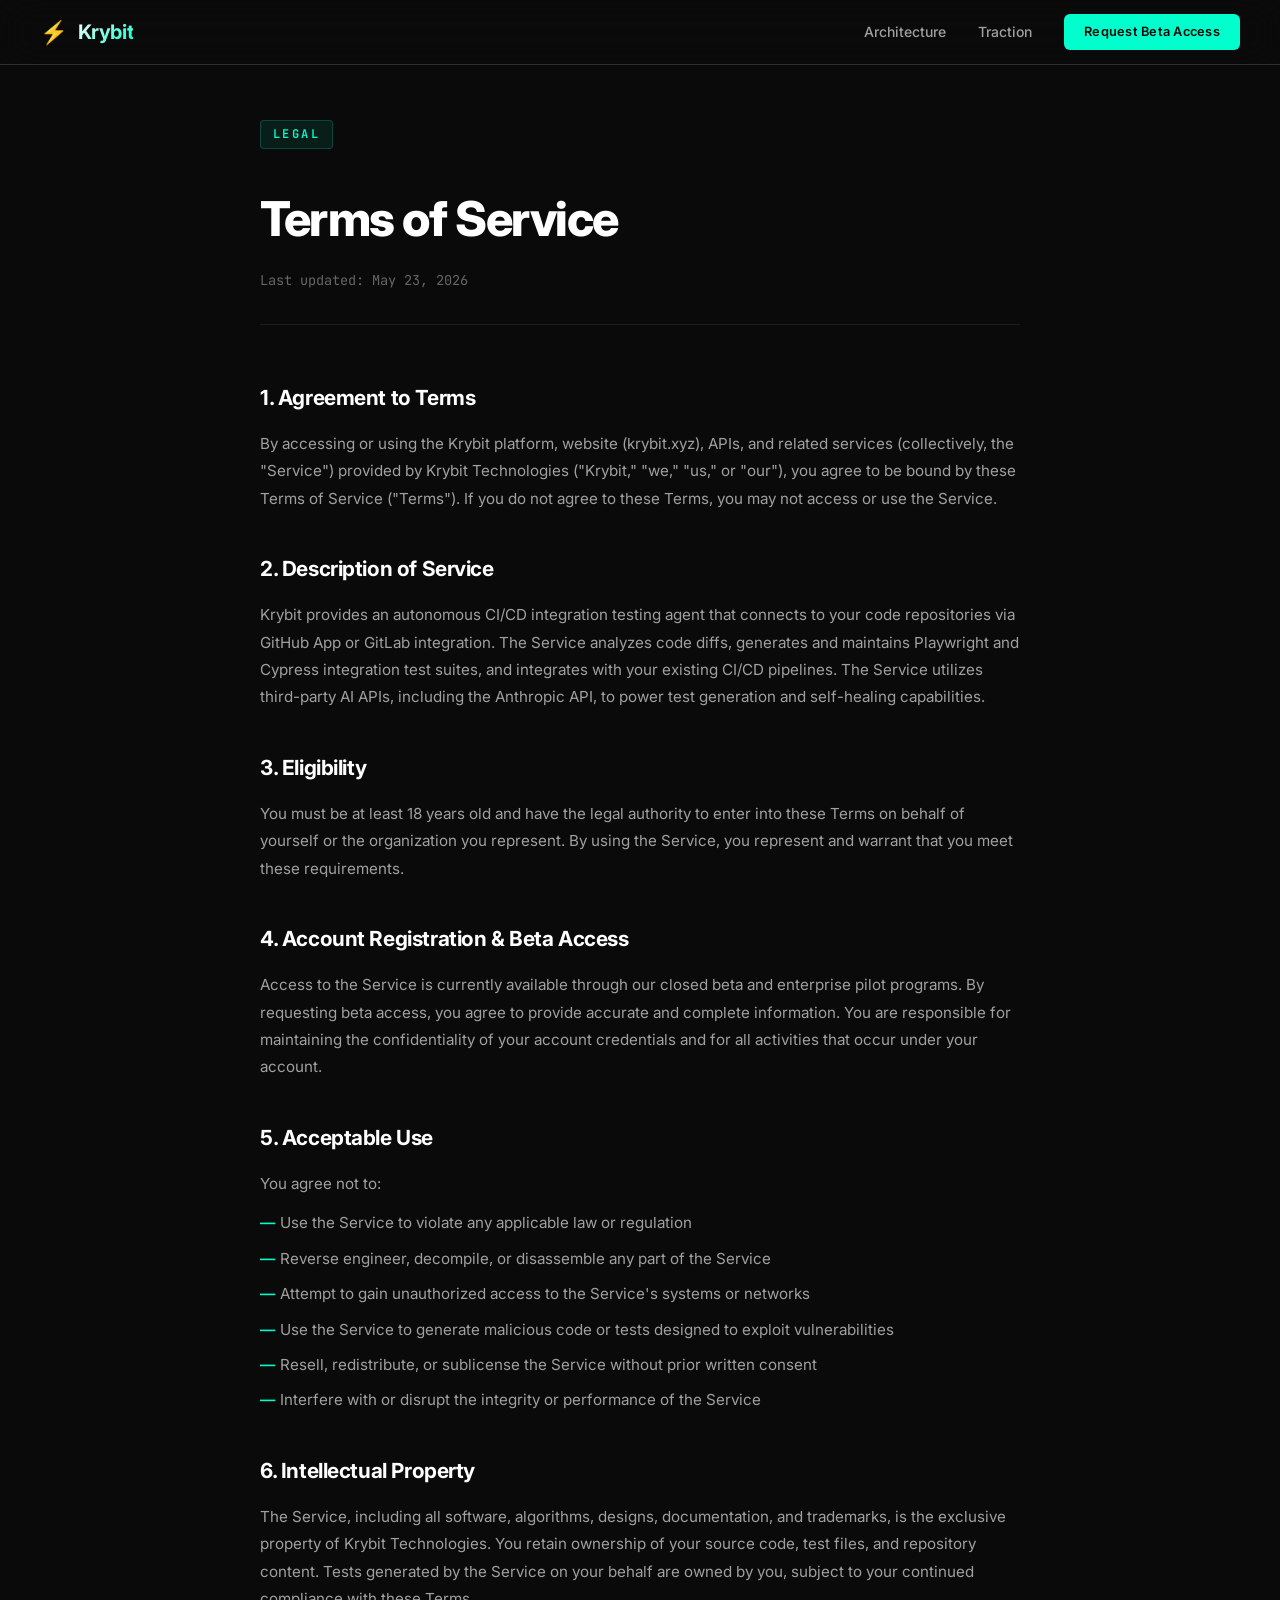
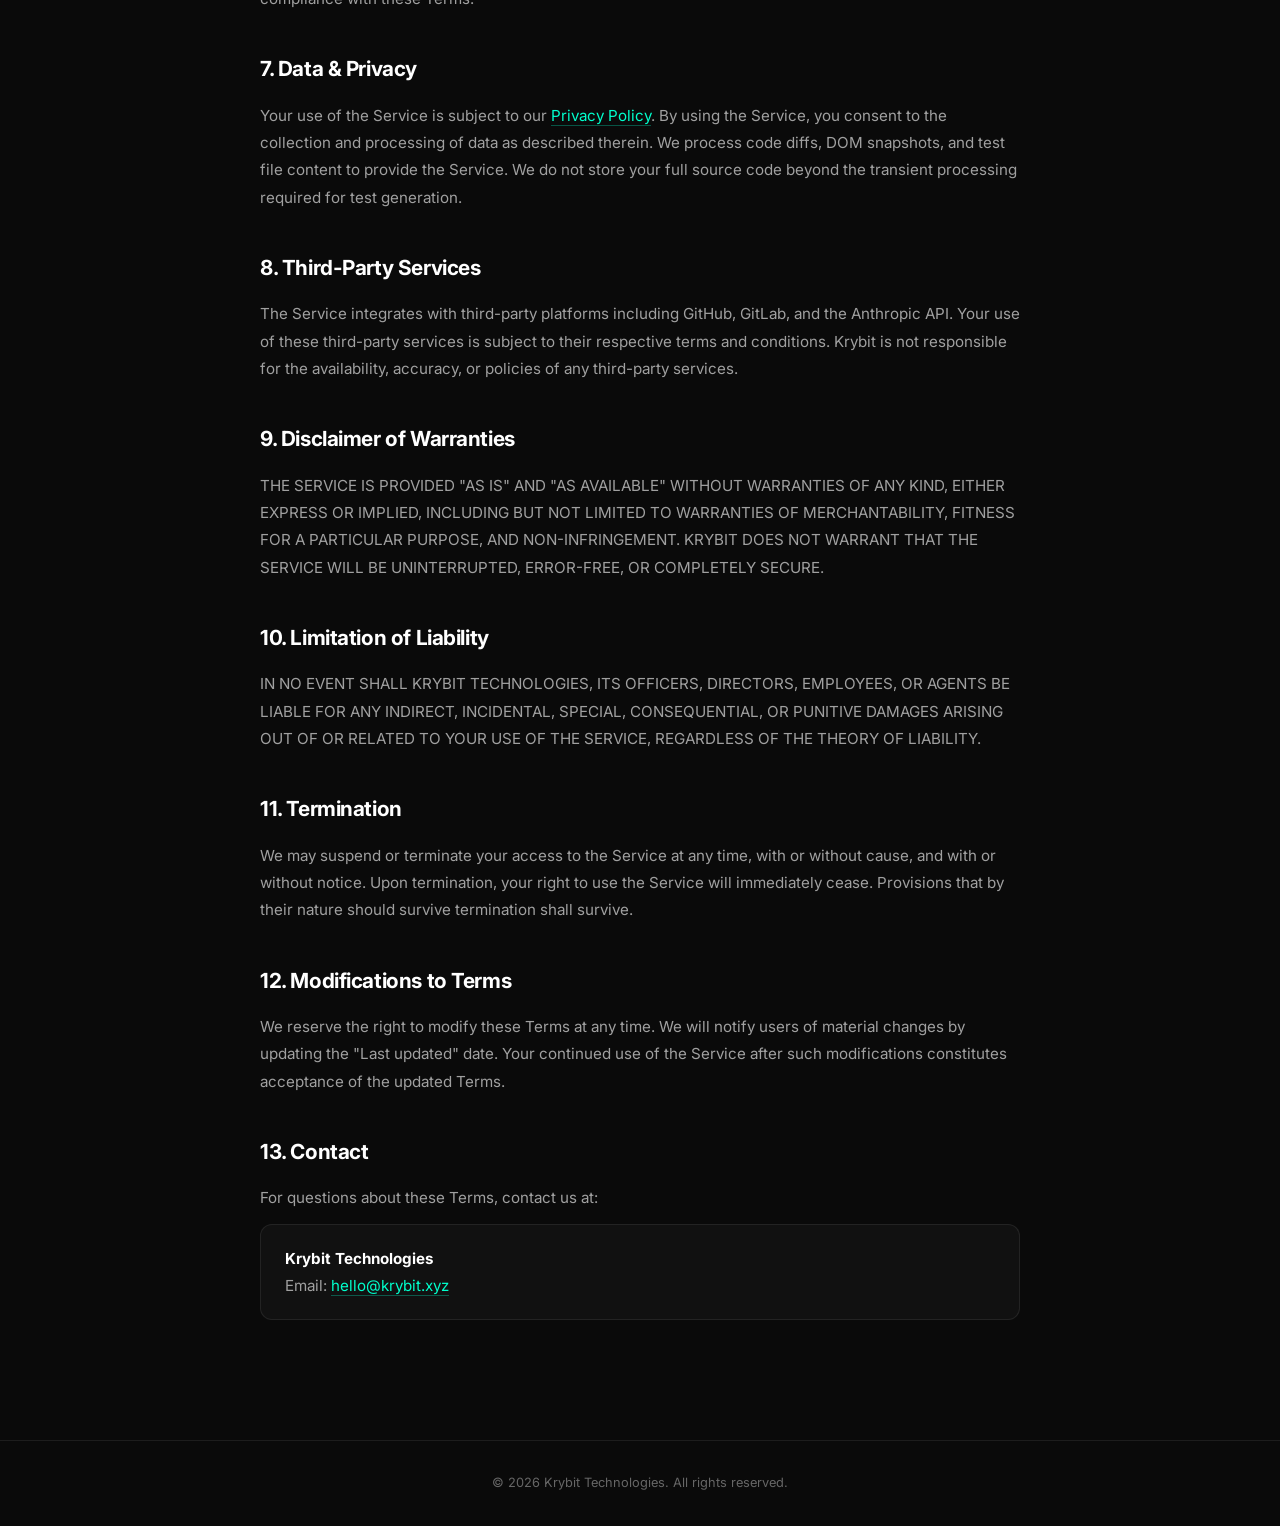
<file: terms.html>
<!DOCTYPE html>
<html lang="en">
<head>
  <meta charset="UTF-8" />
  <meta name="viewport" content="width=device-width, initial-scale=1.0" />
  <title>Terms of Service — Krybit Technologies</title>
  <meta name="description" content="Terms of Service for Krybit Technologies and the Krybit autonomous CI/CD test agent platform." />
  <link rel="preconnect" href="https://fonts.googleapis.com" />
  <link rel="preconnect" href="https://fonts.gstatic.com" crossorigin />
  <link href="https://fonts.googleapis.com/css2?family=Inter:wght@300;400;500;600;700;800;900&family=JetBrains+Mono:wght@400;500;600;700&display=swap" rel="stylesheet" />
  <link rel="stylesheet" href="styles.css" />
  <link rel="stylesheet" href="legal.css" />
  <link rel="icon" href="data:image/svg+xml,<svg xmlns='http://www.w3.org/2000/svg' viewBox='0 0 100 100'><text y='.9em' font-size='90'>⚡</text></svg>" />
</head>
<body>
  <nav id="navbar" class="navbar scrolled">
    <div class="nav-container">
      <a href="index.html" class="nav-logo" id="nav-logo">
        <span class="logo-icon">⚡</span>
        <span class="logo-text">Krybit</span>
      </a>
      <div class="nav-links" id="nav-links">
        <a href="index.html#how-it-works" class="nav-link">Architecture</a>
        <a href="index.html#traction" class="nav-link">Traction</a>
        <a href="index.html#waitlist-section" class="nav-cta-btn" id="nav-cta">Request Beta Access</a>
      </div>
    </div>
  </nav>

  <main class="legal-page">
    <div class="legal-container">
      <div class="legal-header">
        <span class="section-label">Legal</span>
        <h1>Terms of Service</h1>
        <p class="legal-updated">Last updated: May 23, 2026</p>
      </div>

      <div class="legal-content">
        <section>
          <h2>1. Agreement to Terms</h2>
          <p>By accessing or using the Krybit platform, website (krybit.xyz), APIs, and related services (collectively, the "Service") provided by Krybit Technologies ("Krybit," "we," "us," or "our"), you agree to be bound by these Terms of Service ("Terms"). If you do not agree to these Terms, you may not access or use the Service.</p>
        </section>

        <section>
          <h2>2. Description of Service</h2>
          <p>Krybit provides an autonomous CI/CD integration testing agent that connects to your code repositories via GitHub App or GitLab integration. The Service analyzes code diffs, generates and maintains Playwright and Cypress integration test suites, and integrates with your existing CI/CD pipelines. The Service utilizes third-party AI APIs, including the Anthropic API, to power test generation and self-healing capabilities.</p>
        </section>

        <section>
          <h2>3. Eligibility</h2>
          <p>You must be at least 18 years old and have the legal authority to enter into these Terms on behalf of yourself or the organization you represent. By using the Service, you represent and warrant that you meet these requirements.</p>
        </section>

        <section>
          <h2>4. Account Registration & Beta Access</h2>
          <p>Access to the Service is currently available through our closed beta and enterprise pilot programs. By requesting beta access, you agree to provide accurate and complete information. You are responsible for maintaining the confidentiality of your account credentials and for all activities that occur under your account.</p>
        </section>

        <section>
          <h2>5. Acceptable Use</h2>
          <p>You agree not to:</p>
          <ul>
            <li>Use the Service to violate any applicable law or regulation</li>
            <li>Reverse engineer, decompile, or disassemble any part of the Service</li>
            <li>Attempt to gain unauthorized access to the Service's systems or networks</li>
            <li>Use the Service to generate malicious code or tests designed to exploit vulnerabilities</li>
            <li>Resell, redistribute, or sublicense the Service without prior written consent</li>
            <li>Interfere with or disrupt the integrity or performance of the Service</li>
          </ul>
        </section>

        <section>
          <h2>6. Intellectual Property</h2>
          <p>The Service, including all software, algorithms, designs, documentation, and trademarks, is the exclusive property of Krybit Technologies. You retain ownership of your source code, test files, and repository content. Tests generated by the Service on your behalf are owned by you, subject to your continued compliance with these Terms.</p>
        </section>

        <section>
          <h2>7. Data & Privacy</h2>
          <p>Your use of the Service is subject to our <a href="privacy.html">Privacy Policy</a>. By using the Service, you consent to the collection and processing of data as described therein. We process code diffs, DOM snapshots, and test file content to provide the Service. We do not store your full source code beyond the transient processing required for test generation.</p>
        </section>

        <section>
          <h2>8. Third-Party Services</h2>
          <p>The Service integrates with third-party platforms including GitHub, GitLab, and the Anthropic API. Your use of these third-party services is subject to their respective terms and conditions. Krybit is not responsible for the availability, accuracy, or policies of any third-party services.</p>
        </section>

        <section>
          <h2>9. Disclaimer of Warranties</h2>
          <p>THE SERVICE IS PROVIDED "AS IS" AND "AS AVAILABLE" WITHOUT WARRANTIES OF ANY KIND, EITHER EXPRESS OR IMPLIED, INCLUDING BUT NOT LIMITED TO WARRANTIES OF MERCHANTABILITY, FITNESS FOR A PARTICULAR PURPOSE, AND NON-INFRINGEMENT. KRYBIT DOES NOT WARRANT THAT THE SERVICE WILL BE UNINTERRUPTED, ERROR-FREE, OR COMPLETELY SECURE.</p>
        </section>

        <section>
          <h2>10. Limitation of Liability</h2>
          <p>IN NO EVENT SHALL KRYBIT TECHNOLOGIES, ITS OFFICERS, DIRECTORS, EMPLOYEES, OR AGENTS BE LIABLE FOR ANY INDIRECT, INCIDENTAL, SPECIAL, CONSEQUENTIAL, OR PUNITIVE DAMAGES ARISING OUT OF OR RELATED TO YOUR USE OF THE SERVICE, REGARDLESS OF THE THEORY OF LIABILITY.</p>
        </section>

        <section>
          <h2>11. Termination</h2>
          <p>We may suspend or terminate your access to the Service at any time, with or without cause, and with or without notice. Upon termination, your right to use the Service will immediately cease. Provisions that by their nature should survive termination shall survive.</p>
        </section>

        <section>
          <h2>12. Modifications to Terms</h2>
          <p>We reserve the right to modify these Terms at any time. We will notify users of material changes by updating the "Last updated" date. Your continued use of the Service after such modifications constitutes acceptance of the updated Terms.</p>
        </section>

        <section>
          <h2>13. Contact</h2>
          <p>For questions about these Terms, contact us at:</p>
          <p class="contact-info">
            <strong>Krybit Technologies</strong><br />
            Email: <a href="mailto:hello@krybit.xyz">hello@krybit.xyz</a>
          </p>
        </section>
      </div>
    </div>
  </main>

  <footer class="legal-footer">
    <p>&copy; 2026 Krybit Technologies. All rights reserved.</p>
  </footer>
</body>
</html>
</file>
<file: styles.css>
/* ============================================
   KRYBIT — Design System & Styles
   ============================================ */

/* --- CSS Custom Properties --- */
:root {
  --bg-primary: #0a0a0a;
  --bg-secondary: #111111;
  --bg-tertiary: #1a1a1a;
  --bg-card: rgba(255, 255, 255, 0.03);
  --bg-card-hover: rgba(255, 255, 255, 0.06);

  --text-primary: #ffffff;
  --text-secondary: #a0a0a0;
  --text-tertiary: #666666;

  --accent: #00ffcc;
  --accent-dim: rgba(0, 255, 204, 0.15);
  --accent-glow: rgba(0, 255, 204, 0.3);
  --accent-subtle: rgba(0, 255, 204, 0.08);

  --claude-accent: #d4a574;
  --claude-dim: rgba(212, 165, 116, 0.15);
  --claude-glow: rgba(212, 165, 116, 0.3);

  --border-primary: rgba(255, 255, 255, 0.08);
  --border-hover: rgba(255, 255, 255, 0.15);
  --border-accent: rgba(0, 255, 204, 0.3);

  --font-sans: 'Inter', -apple-system, BlinkMacSystemFont, sans-serif;
  --font-mono: 'JetBrains Mono', 'Fira Code', monospace;

  --radius-sm: 6px;
  --radius-md: 12px;
  --radius-lg: 20px;
  --radius-xl: 28px;

  --shadow-sm: 0 1px 2px rgba(0, 0, 0, 0.3);
  --shadow-md: 0 4px 16px rgba(0, 0, 0, 0.4);
  --shadow-lg: 0 8px 32px rgba(0, 0, 0, 0.5);
  --shadow-glow: 0 0 40px rgba(0, 255, 204, 0.1);

  --transition-fast: 150ms cubic-bezier(0.4, 0, 0.2, 1);
  --transition-base: 250ms cubic-bezier(0.4, 0, 0.2, 1);
  --transition-slow: 400ms cubic-bezier(0.4, 0, 0.2, 1);

  --container-max: 1200px;
  --container-narrow: 800px;
}

/* --- Reset & Base --- */
*,
*::before,
*::after {
  margin: 0;
  padding: 0;
  box-sizing: border-box;
}

html {
  scroll-behavior: smooth;
  -webkit-font-smoothing: antialiased;
  -moz-osx-font-smoothing: grayscale;
}

body {
  font-family: var(--font-sans);
  background: var(--bg-primary);
  color: var(--text-primary);
  line-height: 1.6;
  overflow-x: hidden;
}

a {
  color: inherit;
  text-decoration: none;
}

img {
  max-width: 100%;
  display: block;
}

/* --- Scanline Overlay (subtle CRT effect) --- */
.scanline-overlay {
  position: fixed;
  top: 0;
  left: 0;
  width: 100%;
  height: 100%;
  pointer-events: none;
  z-index: 9999;
  background: repeating-linear-gradient(
    0deg,
    rgba(0, 0, 0, 0.03) 0px,
    rgba(0, 0, 0, 0.03) 1px,
    transparent 1px,
    transparent 3px
  );
}

/* ============================================
   NAVIGATION
   ============================================ */
.navbar {
  position: fixed;
  top: 0;
  left: 0;
  right: 0;
  z-index: 1000;
  padding: 0 32px;
  background: rgba(10, 10, 10, 0.6);
  backdrop-filter: blur(20px);
  -webkit-backdrop-filter: blur(20px);
  border-bottom: 1px solid var(--border-primary);
  transition: var(--transition-base);
}

.navbar.scrolled {
  background: rgba(10, 10, 10, 0.9);
  border-bottom-color: var(--border-hover);
}

.nav-container {
  max-width: var(--container-max);
  margin: 0 auto;
  display: flex;
  align-items: center;
  justify-content: space-between;
  height: 64px;
}

.nav-logo {
  display: flex;
  align-items: center;
  gap: 10px;
  font-weight: 700;
  font-size: 1.25rem;
  letter-spacing: -0.02em;
}

.logo-icon {
  font-size: 1.4rem;
}

.logo-text {
  background: linear-gradient(135deg, var(--text-primary), var(--accent));
  -webkit-background-clip: text;
  -webkit-text-fill-color: transparent;
  background-clip: text;
}

.nav-links {
  display: flex;
  align-items: center;
  gap: 32px;
}

.nav-link {
  font-size: 0.875rem;
  color: var(--text-secondary);
  transition: color var(--transition-fast);
  font-weight: 500;
}

.nav-link:hover {
  color: var(--text-primary);
}

.nav-cta-btn {
  font-size: 0.8rem;
  font-weight: 600;
  padding: 8px 20px;
  border-radius: var(--radius-sm);
  background: var(--accent);
  color: var(--bg-primary);
  transition: all var(--transition-fast);
  letter-spacing: 0.02em;
}

.nav-cta-btn:hover {
  background: #33ffd6;
  box-shadow: 0 0 20px var(--accent-glow);
}

.nav-hamburger {
  display: none;
  flex-direction: column;
  gap: 5px;
  background: none;
  border: none;
  cursor: pointer;
  padding: 4px;
}

.nav-hamburger span {
  width: 22px;
  height: 2px;
  background: var(--text-primary);
  border-radius: 2px;
  transition: var(--transition-fast);
}

/* ============================================
   HERO SECTION
   ============================================ */
.hero-section {
  position: relative;
  min-height: 100vh;
  display: flex;
  align-items: center;
  justify-content: center;
  padding: 120px 32px 80px;
  overflow: hidden;
}

.hero-grid-bg {
  position: absolute;
  inset: 0;
  background-image:
    linear-gradient(rgba(255, 255, 255, 0.03) 1px, transparent 1px),
    linear-gradient(90deg, rgba(255, 255, 255, 0.03) 1px, transparent 1px);
  background-size: 60px 60px;
  mask-image: radial-gradient(ellipse 70% 60% at 50% 50%, black 20%, transparent 70%);
  -webkit-mask-image: radial-gradient(ellipse 70% 60% at 50% 50%, black 20%, transparent 70%);
}

.hero-glow {
  position: absolute;
  width: 700px;
  height: 700px;
  border-radius: 50%;
  background: radial-gradient(circle, var(--accent-dim) 0%, transparent 70%);
  top: 10%;
  left: 50%;
  transform: translateX(-50%);
  pointer-events: none;
  animation: glowPulse 6s ease-in-out infinite;
}

@keyframes glowPulse {
  0%, 100% { opacity: 0.4; transform: translateX(-50%) scale(1); }
  50% { opacity: 0.7; transform: translateX(-50%) scale(1.05); }
}

.hero-content {
  position: relative;
  z-index: 2;
  max-width: var(--container-max);
  text-align: center;
}

.hero-badge {
  display: inline-flex;
  align-items: center;
  gap: 8px;
  padding: 6px 16px;
  border-radius: 100px;
  background: var(--accent-subtle);
  border: 1px solid rgba(0, 255, 204, 0.2);
  font-size: 0.8rem;
  font-weight: 500;
  color: var(--accent);
  margin-bottom: 32px;
  animation: fadeInDown 0.8s ease-out;
}

.badge-dot {
  width: 6px;
  height: 6px;
  border-radius: 50%;
  background: var(--accent);
  animation: pulse 2s ease-in-out infinite;
}

@keyframes pulse {
  0%, 100% { opacity: 1; }
  50% { opacity: 0.3; }
}

@keyframes fadeInDown {
  from { opacity: 0; transform: translateY(-20px); }
  to { opacity: 1; transform: translateY(0); }
}

.hero-headline {
  font-size: clamp(3rem, 7vw, 5.5rem);
  font-weight: 900;
  line-height: 1.05;
  letter-spacing: -0.04em;
  margin-bottom: 24px;
  animation: fadeInUp 0.8s ease-out 0.1s both;
}

.hero-headline-accent {
  background: linear-gradient(135deg, var(--accent), #00cc99);
  -webkit-background-clip: text;
  -webkit-text-fill-color: transparent;
  background-clip: text;
}

@keyframes fadeInUp {
  from { opacity: 0; transform: translateY(30px); }
  to { opacity: 1; transform: translateY(0); }
}

.hero-subheadline {
  font-size: clamp(1rem, 2vw, 1.25rem);
  color: var(--text-secondary);
  max-width: 700px;
  margin: 0 auto 40px;
  line-height: 1.7;
  font-weight: 400;
  animation: fadeInUp 0.8s ease-out 0.2s both;
}

.mono-highlight {
  font-family: var(--font-mono);
  font-size: 0.9em;
  color: var(--accent);
  background: var(--accent-subtle);
  padding: 2px 8px;
  border-radius: 4px;
  border: 1px solid rgba(0, 255, 204, 0.15);
}

.claude-highlight {
  color: var(--claude-accent);
  font-weight: 600;
}

.hero-cta-group {
  display: flex;
  gap: 16px;
  justify-content: center;
  margin-bottom: 64px;
  animation: fadeInUp 0.8s ease-out 0.3s both;
}

.btn-primary {
  display: inline-flex;
  align-items: center;
  gap: 8px;
  padding: 14px 28px;
  border-radius: var(--radius-sm);
  background: var(--accent);
  color: var(--bg-primary);
  font-weight: 700;
  font-size: 0.9rem;
  border: none;
  cursor: pointer;
  transition: all var(--transition-fast);
  letter-spacing: 0.01em;
}

.btn-primary:hover {
  background: #33ffd6;
  box-shadow: 0 0 30px var(--accent-glow), 0 0 60px rgba(0, 255, 204, 0.15);
  transform: translateY(-1px);
}

.btn-secondary {
  display: inline-flex;
  align-items: center;
  gap: 8px;
  padding: 14px 28px;
  border-radius: var(--radius-sm);
  background: transparent;
  color: var(--text-primary);
  font-weight: 600;
  font-size: 0.9rem;
  border: 1px solid var(--border-hover);
  cursor: pointer;
  transition: all var(--transition-fast);
}

.btn-secondary:hover {
  border-color: var(--accent);
  color: var(--accent);
  background: var(--accent-subtle);
}

/* --- Terminal Window --- */
.terminal-wrapper {
  max-width: 680px;
  margin: 0 auto;
  border-radius: var(--radius-md);
  overflow: hidden;
  border: 1px solid var(--border-primary);
  background: #0d0d0d;
  box-shadow: var(--shadow-lg), 0 0 60px rgba(0, 255, 204, 0.05);
  animation: fadeInUp 1s ease-out 0.5s both;
}

.terminal-chrome {
  display: flex;
  align-items: center;
  gap: 12px;
  padding: 12px 16px;
  background: #161616;
  border-bottom: 1px solid var(--border-primary);
}

.terminal-dots {
  display: flex;
  gap: 6px;
}

.dot {
  width: 10px;
  height: 10px;
  border-radius: 50%;
}

.dot-red { background: #ff5f57; }
.dot-yellow { background: #febc2e; }
.dot-green { background: #28c840; }

.terminal-title {
  font-family: var(--font-mono);
  font-size: 0.7rem;
  color: var(--text-tertiary);
  flex: 1;
  text-align: center;
}

.terminal-body {
  padding: 24px;
  min-height: 200px;
  font-family: var(--font-mono);
  font-size: 0.82rem;
  line-height: 1.8;
  position: relative;
}

.terminal-line {
  opacity: 0;
  animation: terminalFadeIn 0.3s ease-out forwards;
}

.terminal-line .prompt {
  color: var(--accent);
  user-select: none;
}

.terminal-line .cmd {
  color: var(--text-secondary);
}

.terminal-line.success .cmd {
  color: #28c840;
}

.terminal-line.info .cmd {
  color: var(--claude-accent);
}

.terminal-line.warn .cmd {
  color: #febc2e;
}

@keyframes terminalFadeIn {
  from { opacity: 0; transform: translateX(-10px); }
  to { opacity: 1; transform: translateX(0); }
}

.terminal-cursor {
  color: var(--accent);
  animation: blink 1s step-end infinite;
  font-size: 0.82rem;
}

@keyframes blink {
  50% { opacity: 0; }
}

/* --- Scroll Indicator --- */
.hero-scroll-indicator {
  position: absolute;
  bottom: 40px;
  left: 50%;
  transform: translateX(-50%);
  display: flex;
  flex-direction: column;
  align-items: center;
  gap: 8px;
  color: var(--text-tertiary);
  font-size: 0.7rem;
  letter-spacing: 0.15em;
  text-transform: uppercase;
  animation: fadeInUp 1s ease-out 1s both;
}

.scroll-line {
  width: 1px;
  height: 32px;
  background: linear-gradient(to bottom, var(--text-tertiary), transparent);
  animation: scrollPulse 2s ease-in-out infinite;
}

@keyframes scrollPulse {
  0%, 100% { opacity: 0.5; transform: scaleY(1); }
  50% { opacity: 1; transform: scaleY(1.3); }
}

/* ============================================
   SECTION COMMON
   ============================================ */
.section {
  padding: 120px 32px;
  position: relative;
}

.section-container {
  max-width: var(--container-max);
  margin: 0 auto;
}

.section-header {
  text-align: center;
  margin-bottom: 72px;
}

.section-label {
  display: inline-block;
  font-family: var(--font-mono);
  font-size: 0.75rem;
  font-weight: 600;
  color: var(--accent);
  text-transform: uppercase;
  letter-spacing: 0.2em;
  margin-bottom: 16px;
  padding: 4px 12px;
  border: 1px solid rgba(0, 255, 204, 0.2);
  border-radius: 4px;
  background: var(--accent-subtle);
}

.section-title {
  font-size: clamp(2rem, 4vw, 3rem);
  font-weight: 800;
  letter-spacing: -0.03em;
  line-height: 1.15;
  margin-bottom: 20px;
}

.accent-text {
  background: linear-gradient(135deg, var(--accent), #00cc99);
  -webkit-background-clip: text;
  -webkit-text-fill-color: transparent;
  background-clip: text;
}

.section-desc {
  font-size: 1.05rem;
  color: var(--text-secondary);
  max-width: 600px;
  margin: 0 auto;
  line-height: 1.7;
}

/* ============================================
   HOW IT WORKS — Pipeline Cards
   ============================================ */
.how-it-works-section {
  background: var(--bg-secondary);
}

.pipeline-steps {
  display: grid;
  grid-template-columns: repeat(3, 1fr);
  gap: 24px;
}

.pipeline-card {
  position: relative;
  padding: 40px 32px;
  border-radius: var(--radius-lg);
  background: var(--bg-card);
  border: 1px solid var(--border-primary);
  transition: all var(--transition-slow);
  overflow: hidden;
}

.pipeline-card::before {
  content: '';
  position: absolute;
  inset: 0;
  border-radius: inherit;
  padding: 1px;
  background: linear-gradient(135deg, transparent, rgba(255, 255, 255, 0.05), transparent);
  mask: linear-gradient(#fff 0 0) content-box, linear-gradient(#fff 0 0);
  -webkit-mask: linear-gradient(#fff 0 0) content-box, linear-gradient(#fff 0 0);
  mask-composite: exclude;
  -webkit-mask-composite: xor;
  pointer-events: none;
  opacity: 0;
  transition: opacity var(--transition-slow);
}

.pipeline-card:hover {
  border-color: var(--border-hover);
  background: var(--bg-card-hover);
  transform: translateY(-4px);
  box-shadow: var(--shadow-lg);
}

.pipeline-card:hover::before {
  opacity: 1;
}

.pipeline-card.featured {
  border-color: rgba(212, 165, 116, 0.3);
  background: rgba(212, 165, 116, 0.03);
}

.pipeline-card.featured:hover {
  border-color: rgba(212, 165, 116, 0.5);
  box-shadow: 0 8px 40px rgba(212, 165, 116, 0.1);
}

.pipeline-card-number {
  font-family: var(--font-mono);
  font-size: 0.7rem;
  color: var(--text-tertiary);
  letter-spacing: 0.1em;
  margin-bottom: 24px;
}

.pipeline-card-icon {
  width: 56px;
  height: 56px;
  border-radius: var(--radius-md);
  background: var(--accent-subtle);
  border: 1px solid rgba(0, 255, 204, 0.15);
  display: flex;
  align-items: center;
  justify-content: center;
  margin-bottom: 24px;
  color: var(--accent);
}

.pipeline-card-icon.claude-icon {
  background: var(--claude-dim);
  border-color: rgba(212, 165, 116, 0.2);
  color: var(--claude-accent);
}

.pipeline-card-title {
  font-size: 1.25rem;
  font-weight: 700;
  margin-bottom: 12px;
  letter-spacing: -0.02em;
}

.pipeline-card-desc {
  font-size: 0.9rem;
  color: var(--text-secondary);
  line-height: 1.7;
  margin-bottom: 24px;
}

.pipeline-card-tags {
  display: flex;
  flex-wrap: wrap;
  gap: 8px;
}

.tag {
  font-family: var(--font-mono);
  font-size: 0.68rem;
  padding: 4px 10px;
  border-radius: 4px;
  background: rgba(255, 255, 255, 0.05);
  border: 1px solid var(--border-primary);
  color: var(--text-secondary);
  letter-spacing: 0.02em;
}

.tag.claude-tag {
  background: var(--claude-dim);
  border-color: rgba(212, 165, 116, 0.2);
  color: var(--claude-accent);
}

/* ============================================
   PIPELINE VISUALIZATION
   ============================================ */
.pipeline-viz-section {
  background: var(--bg-primary);
  overflow: hidden;
}

.pipeline-viz {
  max-width: 900px;
  margin: 0 auto;
}

.pipeline-viz-track {
  display: flex;
  align-items: center;
  justify-content: center;
  gap: 0;
  margin-bottom: 40px;
  padding: 32px 0;
}

.pipeline-node {
  display: flex;
  flex-direction: column;
  align-items: center;
  gap: 12px;
  cursor: pointer;
  transition: all var(--transition-base);
}

.pipeline-node .node-icon {
  width: 52px;
  height: 52px;
  border-radius: 50%;
  background: var(--bg-tertiary);
  border: 2px solid var(--border-primary);
  display: flex;
  align-items: center;
  justify-content: center;
  color: var(--text-secondary);
  transition: all var(--transition-base);
}

.pipeline-node:hover .node-icon,
.pipeline-node.active .node-icon {
  border-color: var(--accent);
  color: var(--accent);
  background: var(--accent-subtle);
  box-shadow: 0 0 20px var(--accent-dim);
}

.pipeline-node.claude-node:hover .node-icon,
.pipeline-node.claude-node.active .node-icon {
  border-color: var(--claude-accent);
  color: var(--claude-accent);
  background: var(--claude-dim);
  box-shadow: 0 0 20px var(--claude-dim);
}

.pipeline-node .node-label {
  font-family: var(--font-mono);
  font-size: 0.7rem;
  color: var(--text-tertiary);
  text-transform: uppercase;
  letter-spacing: 0.1em;
  transition: color var(--transition-fast);
}

.pipeline-node:hover .node-label,
.pipeline-node.active .node-label {
  color: var(--text-primary);
}

.pipeline-connector {
  width: 60px;
  height: 2px;
  position: relative;
  margin: 0 4px;
  margin-bottom: 30px;
}

.connector-line {
  position: absolute;
  top: 0;
  left: 0;
  width: 100%;
  height: 100%;
  background: var(--border-primary);
  border-radius: 2px;
  overflow: hidden;
}

.connector-line::after {
  content: '';
  position: absolute;
  top: 0;
  left: -100%;
  width: 60%;
  height: 100%;
  background: linear-gradient(90deg, transparent, var(--accent), transparent);
  animation: connectorFlow 3s ease-in-out infinite;
}

@keyframes connectorFlow {
  0% { left: -60%; }
  100% { left: 160%; }
}

.pipeline-viz-detail {
  border-radius: var(--radius-md);
  background: #0d0d0d;
  border: 1px solid var(--border-primary);
  padding: 24px;
  min-height: 60px;
}

.detail-code {
  font-family: var(--font-mono);
  font-size: 0.82rem;
  color: var(--text-secondary);
  display: flex;
  align-items: center;
  gap: 8px;
}

.detail-prompt {
  color: var(--accent);
  user-select: none;
}

.detail-cursor {
  color: var(--accent);
  animation: blink 1s step-end infinite;
}

/* ============================================
   TRACTION SECTION
   ============================================ */
.traction-section {
  background: var(--bg-secondary);
}

.stats-grid {
  display: grid;
  grid-template-columns: repeat(4, 1fr);
  gap: 24px;
  margin-bottom: 48px;
}

.stat-card {
  text-align: center;
  padding: 40px 24px;
  border-radius: var(--radius-lg);
  background: var(--bg-card);
  border: 1px solid var(--border-primary);
  transition: all var(--transition-slow);
  position: relative;
  overflow: hidden;
}

.stat-card::after {
  content: '';
  position: absolute;
  bottom: 0;
  left: 50%;
  transform: translateX(-50%);
  width: 60%;
  height: 2px;
  background: linear-gradient(90deg, transparent, var(--accent), transparent);
  opacity: 0;
  transition: opacity var(--transition-slow);
}

.stat-card:hover {
  border-color: var(--border-accent);
  transform: translateY(-2px);
}

.stat-card:hover::after {
  opacity: 1;
}

.stat-number {
  font-family: var(--font-mono);
  font-size: clamp(2rem, 3.5vw, 3rem);
  font-weight: 700;
  color: var(--accent);
  display: inline;
}

.stat-suffix {
  font-family: var(--font-mono);
  font-size: clamp(1.2rem, 2vw, 1.8rem);
  font-weight: 700;
  color: var(--accent);
  display: inline;
}

.stat-label {
  font-size: 0.85rem;
  color: var(--text-secondary);
  margin-top: 12px;
  line-height: 1.5;
}

.trusted-banner {
  text-align: center;
  padding: 32px 40px;
  border-radius: var(--radius-lg);
  background: var(--accent-subtle);
  border: 1px solid rgba(0, 255, 204, 0.15);
  margin-bottom: 48px;
}

.trusted-text {
  font-size: 1rem;
  color: var(--text-secondary);
  line-height: 1.7;
}

.trusted-text strong {
  color: var(--accent);
}

.testimonials-grid {
  display: grid;
  grid-template-columns: repeat(3, 1fr);
  gap: 24px;
}

.testimonial-card {
  padding: 32px;
  border-radius: var(--radius-lg);
  background: var(--bg-card);
  border: 1px solid var(--border-primary);
  transition: all var(--transition-slow);
  display: flex;
  flex-direction: column;
  justify-content: space-between;
}

.testimonial-card:hover {
  border-color: var(--border-hover);
  background: var(--bg-card-hover);
}

.testimonial-quote {
  font-size: 0.95rem;
  color: var(--text-secondary);
  line-height: 1.7;
  margin-bottom: 24px;
  font-style: italic;
}

.testimonial-quote::before {
  content: '"';
  display: none;
}

.testimonial-author {
  display: flex;
  align-items: center;
  gap: 12px;
}

.testimonial-avatar {
  width: 40px;
  height: 40px;
  border-radius: 50%;
  background: var(--accent-subtle);
  border: 1px solid rgba(0, 255, 204, 0.2);
  display: flex;
  align-items: center;
  justify-content: center;
  font-family: var(--font-mono);
  font-size: 0.75rem;
  font-weight: 600;
  color: var(--accent);
  flex-shrink: 0;
}

.testimonial-name {
  font-size: 0.85rem;
  font-weight: 600;
  color: var(--text-primary);
}

.testimonial-company {
  font-size: 0.75rem;
  color: var(--text-tertiary);
  font-family: var(--font-mono);
}

/* ============================================
   WAITLIST SECTION
   ============================================ */
.waitlist-section {
  background: var(--bg-primary);
  padding: 120px 32px;
}

.waitlist-card {
  position: relative;
  max-width: 700px;
  margin: 0 auto;
  text-align: center;
  padding: 64px 48px;
  border-radius: var(--radius-xl);
  background: var(--bg-card);
  border: 1px solid var(--border-primary);
  overflow: hidden;
}

.waitlist-glow {
  position: absolute;
  top: -50%;
  left: 50%;
  transform: translateX(-50%);
  width: 400px;
  height: 400px;
  border-radius: 50%;
  background: radial-gradient(circle, var(--accent-dim) 0%, transparent 70%);
  pointer-events: none;
  opacity: 0.5;
}

.waitlist-title {
  font-size: clamp(1.5rem, 3vw, 2.25rem);
  font-weight: 800;
  letter-spacing: -0.03em;
  margin-bottom: 16px;
  position: relative;
}

.waitlist-desc {
  font-size: 1rem;
  color: var(--text-secondary);
  margin-bottom: 32px;
  position: relative;
}

.waitlist-form {
  position: relative;
}

.input-group {
  display: flex;
  gap: 12px;
  max-width: 480px;
  margin: 0 auto;
}

.waitlist-input {
  flex: 1;
  padding: 14px 18px;
  border-radius: var(--radius-sm);
  background: var(--bg-tertiary);
  border: 1px solid var(--border-primary);
  color: var(--text-primary);
  font-family: var(--font-sans);
  font-size: 0.9rem;
  outline: none;
  transition: border-color var(--transition-fast);
}

.waitlist-input::placeholder {
  color: var(--text-tertiary);
}

.waitlist-input:focus {
  border-color: var(--accent);
  box-shadow: 0 0 0 3px var(--accent-dim);
}

.waitlist-btn {
  white-space: nowrap;
  flex-shrink: 0;
}

.waitlist-note {
  font-size: 0.75rem;
  color: var(--text-tertiary);
  margin-top: 16px;
}

/* --- Waitlist Success State --- */
.waitlist-success {
  position: relative;
}

.success-icon {
  display: flex;
  align-items: center;
  justify-content: center;
  margin-bottom: 24px;
  color: #28c840;
}

.success-icon svg {
  filter: drop-shadow(0 0 12px rgba(40, 200, 64, 0.4));
}

.waitlist-success .waitlist-title {
  color: #28c840;
}

.waitlist-success .waitlist-desc strong {
  color: var(--accent);
  font-family: var(--font-mono);
  font-size: 0.9em;
}

/* ============================================
   FOOTER
   ============================================ */
.footer {
  background: var(--bg-secondary);
  border-top: 1px solid var(--border-primary);
  padding: 64px 32px 32px;
}

.footer-container {
  max-width: var(--container-max);
  margin: 0 auto;
}

.footer-top {
  display: flex;
  justify-content: space-between;
  gap: 64px;
  margin-bottom: 48px;
}

.footer-brand {
  max-width: 280px;
}

.footer-logo {
  display: flex;
  align-items: center;
  gap: 10px;
  font-weight: 700;
  font-size: 1.2rem;
  margin-bottom: 16px;
}

.footer-tagline {
  font-size: 0.85rem;
  color: var(--text-tertiary);
  line-height: 1.6;
}

.footer-email {
  margin-top: 12px;
}

.footer-email a {
  font-family: var(--font-mono);
  font-size: 0.82rem;
  color: var(--accent);
  transition: color var(--transition-fast);
}

.footer-email a:hover {
  color: #33ffd6;
}

.footer-links-group {
  display: flex;
  gap: 64px;
}

.footer-col {
  display: flex;
  flex-direction: column;
  gap: 12px;
}

.footer-col h4 {
  font-size: 0.8rem;
  font-weight: 600;
  text-transform: uppercase;
  letter-spacing: 0.1em;
  color: var(--text-primary);
  margin-bottom: 4px;
}

.footer-col a {
  font-size: 0.85rem;
  color: var(--text-tertiary);
  transition: color var(--transition-fast);
}

.footer-col a:hover {
  color: var(--text-primary);
}

.footer-bottom {
  display: flex;
  justify-content: center;
  align-items: center;
  padding-top: 32px;
  border-top: 1px solid var(--border-primary);
}

.footer-bottom p {
  font-size: 0.8rem;
  color: var(--text-tertiary);
}

/* ============================================
   SCROLL REVEAL ANIMATION
   ============================================ */
.reveal {
  opacity: 0;
  transform: translateY(40px);
  transition: opacity 0.8s ease-out, transform 0.8s ease-out;
}

.reveal.visible {
  opacity: 1;
  transform: translateY(0);
}

/* ============================================
   RESPONSIVE DESIGN
   ============================================ */
@media (max-width: 1024px) {
  .pipeline-steps {
    grid-template-columns: 1fr;
    gap: 20px;
  }

  .stats-grid {
    grid-template-columns: repeat(2, 1fr);
  }

  .testimonials-grid {
    grid-template-columns: 1fr;
  }

  .footer-top {
    flex-direction: column;
    gap: 40px;
  }
}

@media (max-width: 768px) {
  .nav-links {
    display: none;
    position: absolute;
    top: 64px;
    left: 0;
    right: 0;
    flex-direction: column;
    background: rgba(10, 10, 10, 0.95);
    backdrop-filter: blur(20px);
    padding: 24px 32px;
    border-bottom: 1px solid var(--border-primary);
    gap: 20px;
  }

  .nav-links.open {
    display: flex;
  }

  .nav-hamburger {
    display: flex;
  }

  .hero-section {
    padding: 100px 20px 60px;
  }

  .section {
    padding: 80px 20px;
  }

  .hero-cta-group {
    flex-direction: column;
    align-items: center;
  }

  .hide-mobile {
    display: none;
  }

  .stats-grid {
    grid-template-columns: 1fr 1fr;
    gap: 16px;
  }

  .stat-card {
    padding: 24px 16px;
  }

  .input-group {
    flex-direction: column;
  }

  .waitlist-card {
    padding: 40px 24px;
  }

  .pipeline-viz-track {
    flex-wrap: wrap;
    gap: 8px;
  }

  .pipeline-connector {
    width: 30px;
  }

  .footer-links-group {
    flex-direction: column;
    gap: 32px;
  }

  .footer-bottom {
    flex-direction: column;
    gap: 16px;
    text-align: center;
  }

  .hero-scroll-indicator {
    display: none;
  }
}

@media (max-width: 480px) {
  .stats-grid {
    grid-template-columns: 1fr;
  }

  .pipeline-viz-track {
    flex-direction: column;
  }

  .pipeline-connector {
    width: 2px;
    height: 30px;
    margin: 4px 0;
  }

  .connector-line::after {
    animation-name: connectorFlowVertical;
  }

  @keyframes connectorFlowVertical {
    0% { top: -60%; left: 0; width: 100%; height: 60%; }
    100% { top: 160%; left: 0; width: 100%; height: 60%; }
  }
}
</file>
<file: legal.css>
/* ============================================
   LEGAL & ABOUT PAGES
   ============================================ */

.legal-page {
  padding: 120px 32px 80px;
  min-height: calc(100vh - 80px);
}

.legal-container {
  max-width: 760px;
  margin: 0 auto;
}

.legal-header {
  margin-bottom: 56px;
  padding-bottom: 32px;
  border-bottom: 1px solid var(--border-primary);
}

.legal-header h1 {
  font-size: clamp(2rem, 4vw, 3rem);
  font-weight: 800;
  letter-spacing: -0.03em;
  margin-top: 16px;
  margin-bottom: 12px;
}

.legal-updated {
  font-size: 0.85rem;
  color: var(--text-tertiary);
  font-family: var(--font-mono);
}

.legal-content section {
  margin-bottom: 40px;
}

.legal-content h2 {
  font-size: 1.3rem;
  font-weight: 700;
  margin-bottom: 16px;
  letter-spacing: -0.02em;
  color: var(--text-primary);
}

.legal-content h3 {
  font-size: 1.05rem;
  font-weight: 600;
  margin-top: 20px;
  margin-bottom: 12px;
  color: var(--text-primary);
}

.legal-content p {
  font-size: 0.95rem;
  color: var(--text-secondary);
  line-height: 1.8;
  margin-bottom: 12px;
}

.legal-content ul {
  list-style: none;
  padding: 0;
  margin-bottom: 16px;
}

.legal-content ul li {
  position: relative;
  padding-left: 20px;
  font-size: 0.95rem;
  color: var(--text-secondary);
  line-height: 1.8;
  margin-bottom: 8px;
}

.legal-content ul li::before {
  content: '—';
  position: absolute;
  left: 0;
  color: var(--accent);
  font-weight: 600;
}

.legal-content ul li strong {
  color: var(--text-primary);
}

.legal-content a {
  color: var(--accent);
  text-decoration: none;
  border-bottom: 1px solid rgba(0, 255, 204, 0.3);
  transition: border-color var(--transition-fast);
}

.legal-content a:hover {
  border-bottom-color: var(--accent);
}

.contact-info {
  padding: 20px 24px;
  background: var(--bg-card);
  border: 1px solid var(--border-primary);
  border-radius: var(--radius-md);
  margin-top: 8px;
}

.contact-info strong {
  color: var(--text-primary);
}

/* --- Founder Card --- */
.founder-card {
  display: flex;
  align-items: flex-start;
  gap: 24px;
  padding: 32px;
  background: var(--bg-card);
  border: 1px solid var(--border-primary);
  border-radius: var(--radius-lg);
  margin-top: 16px;
}

.founder-avatar {
  width: 72px;
  height: 72px;
  border-radius: 50%;
  background: var(--accent-subtle);
  border: 2px solid rgba(0, 255, 204, 0.25);
  display: flex;
  align-items: center;
  justify-content: center;
  font-family: var(--font-mono);
  font-size: 1.1rem;
  font-weight: 700;
  color: var(--accent);
  flex-shrink: 0;
}

.founder-info h3 {
  font-size: 1.25rem;
  font-weight: 700;
  margin-top: 0;
  margin-bottom: 4px;
  color: var(--text-primary);
}

.founder-title {
  font-family: var(--font-mono);
  font-size: 0.8rem !important;
  color: var(--accent) !important;
  margin-bottom: 12px !important;
}

.founder-bio {
  font-size: 0.9rem;
  color: var(--text-secondary);
  line-height: 1.7;
}

/* --- Legal Footer --- */
.legal-footer {
  padding: 32px;
  text-align: center;
  border-top: 1px solid var(--border-primary);
}

.legal-footer p {
  font-size: 0.8rem;
  color: var(--text-tertiary);
}

/* --- Responsive --- */
@media (max-width: 768px) {
  .legal-page {
    padding: 100px 20px 60px;
  }

  .founder-card {
    flex-direction: column;
    align-items: center;
    text-align: center;
  }
}
</file>
